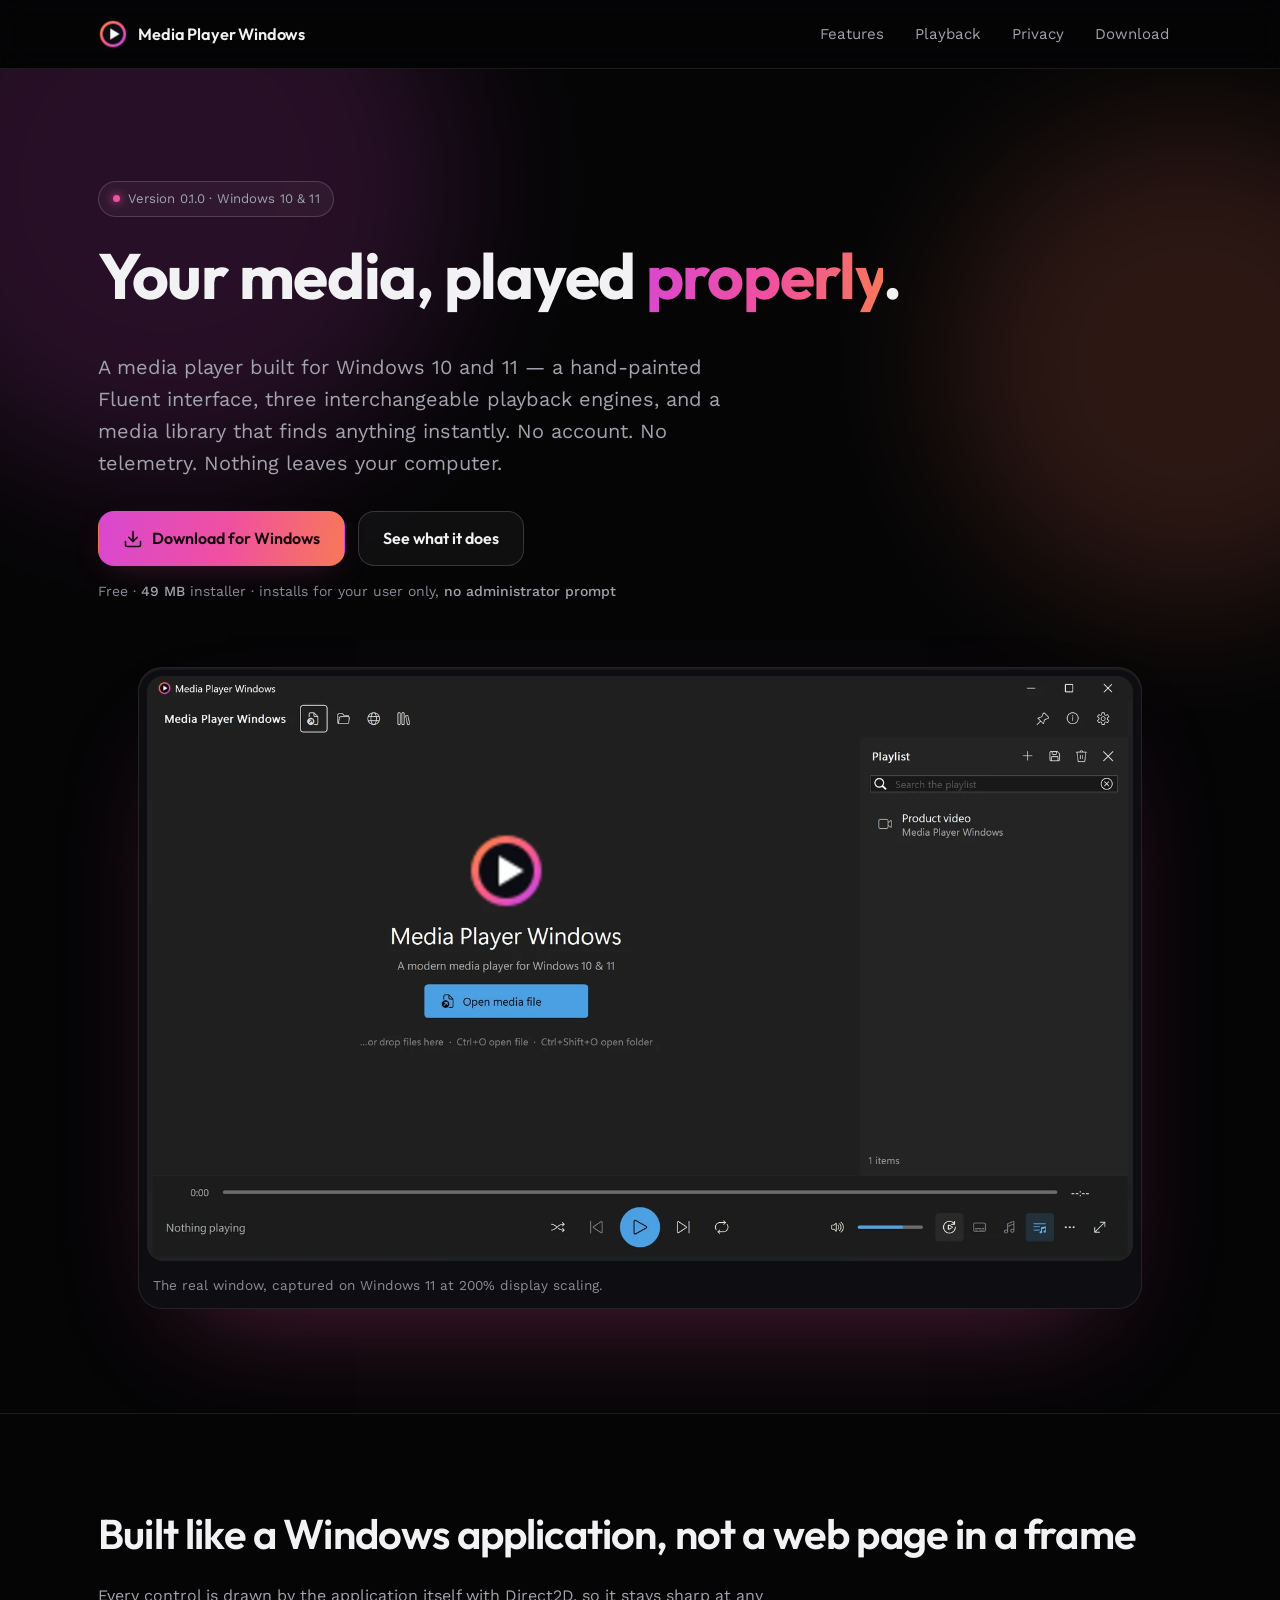
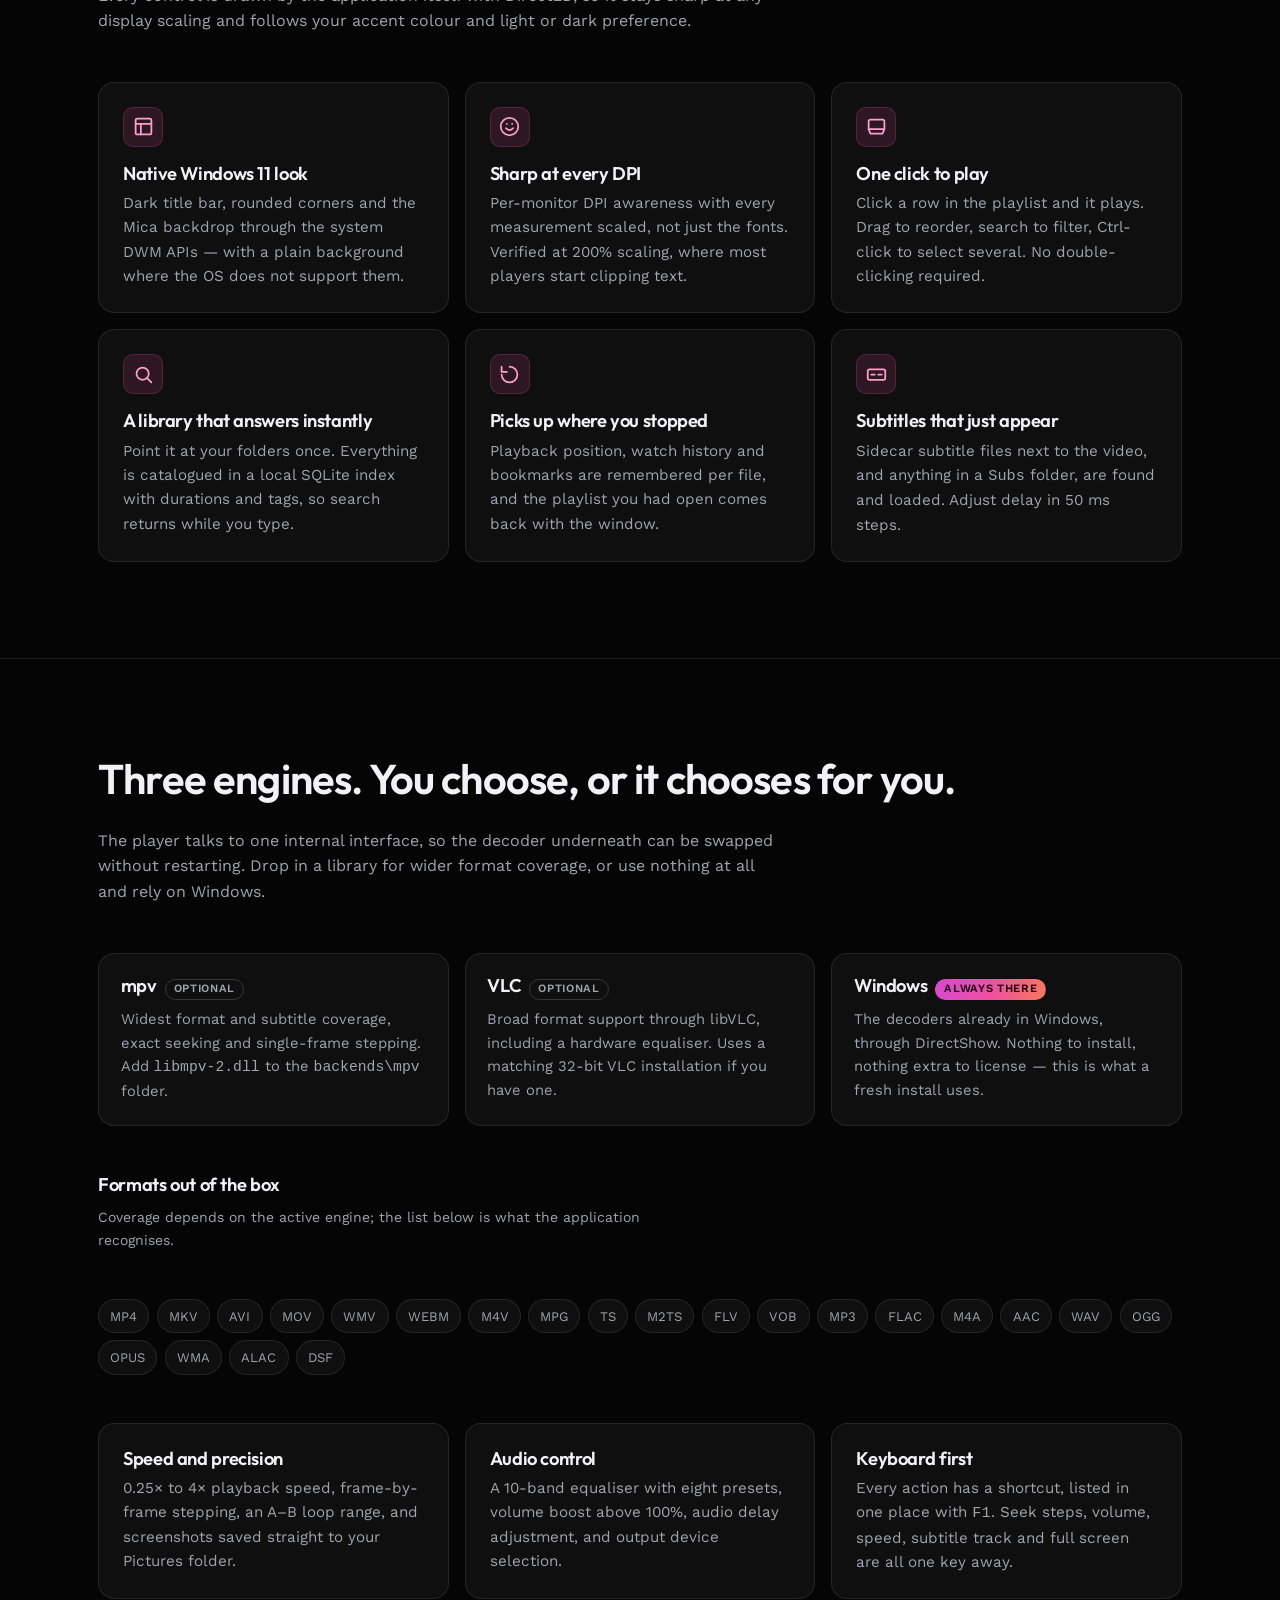
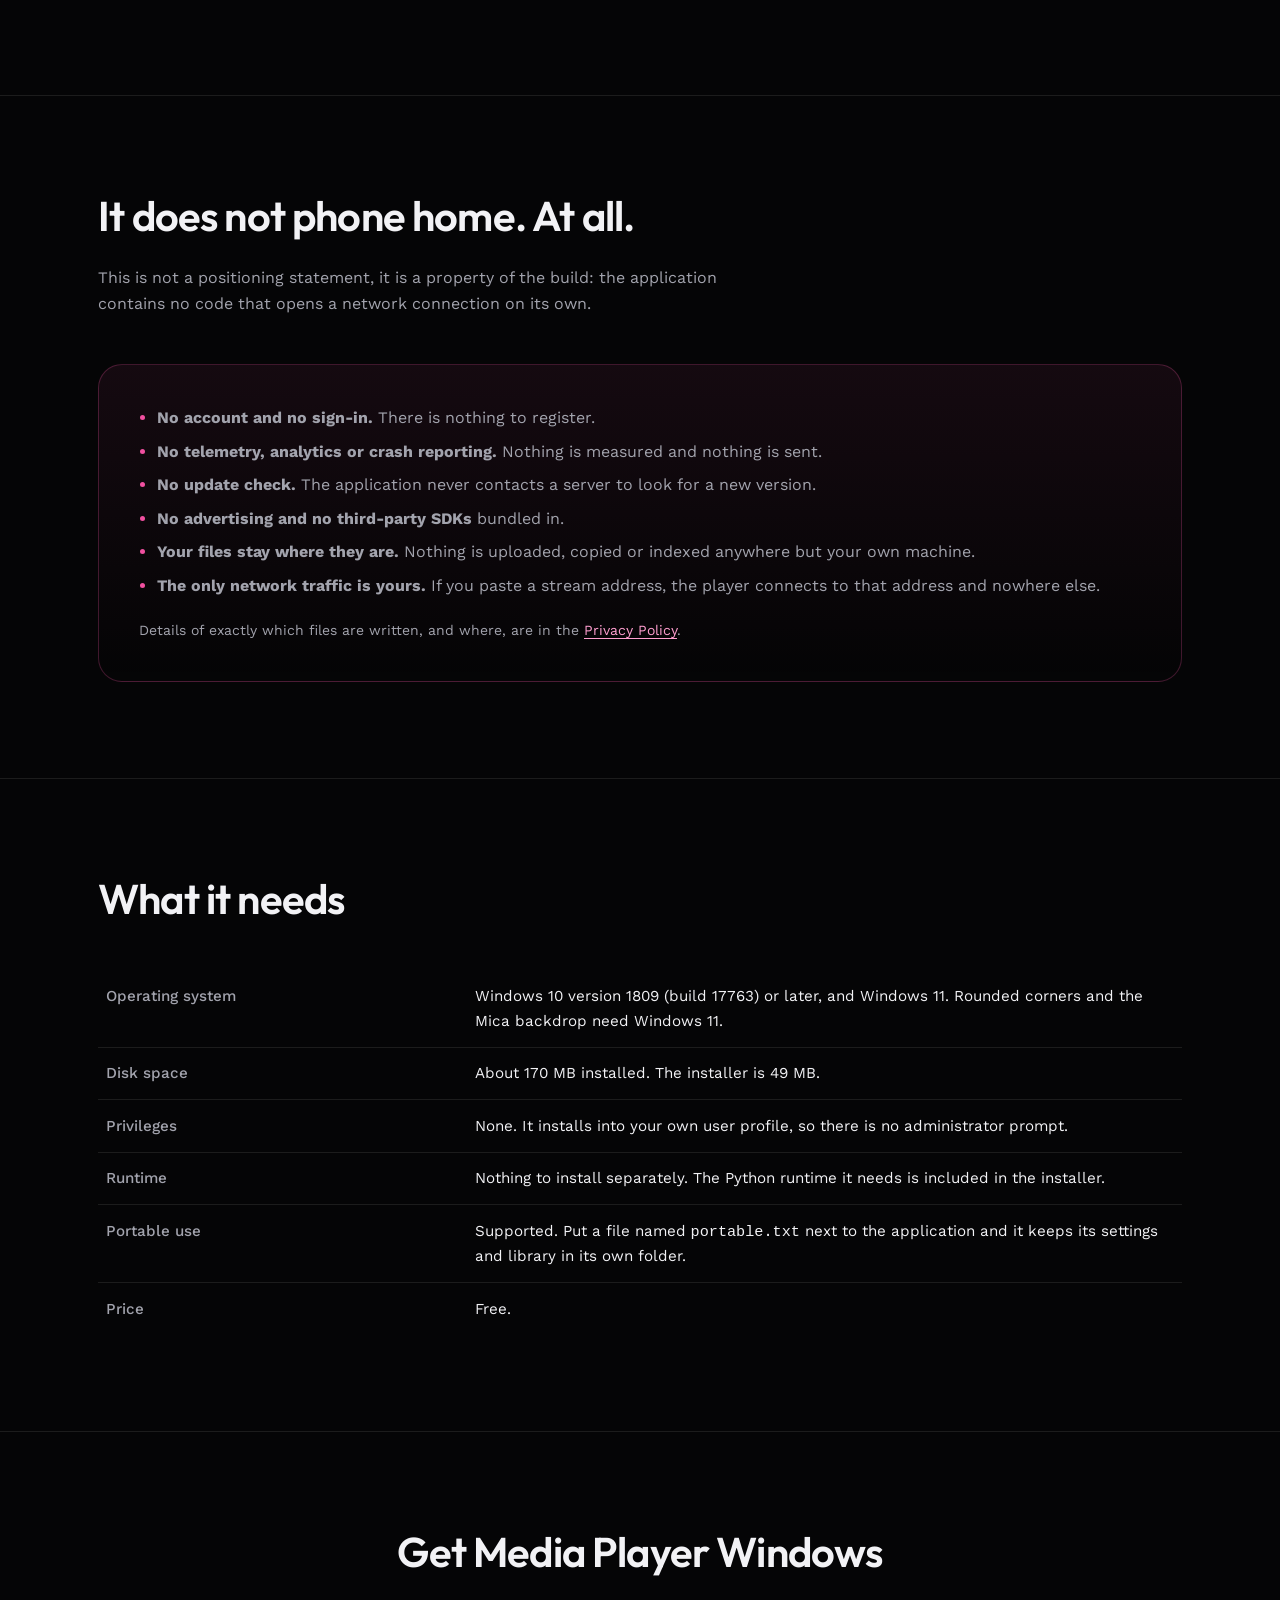
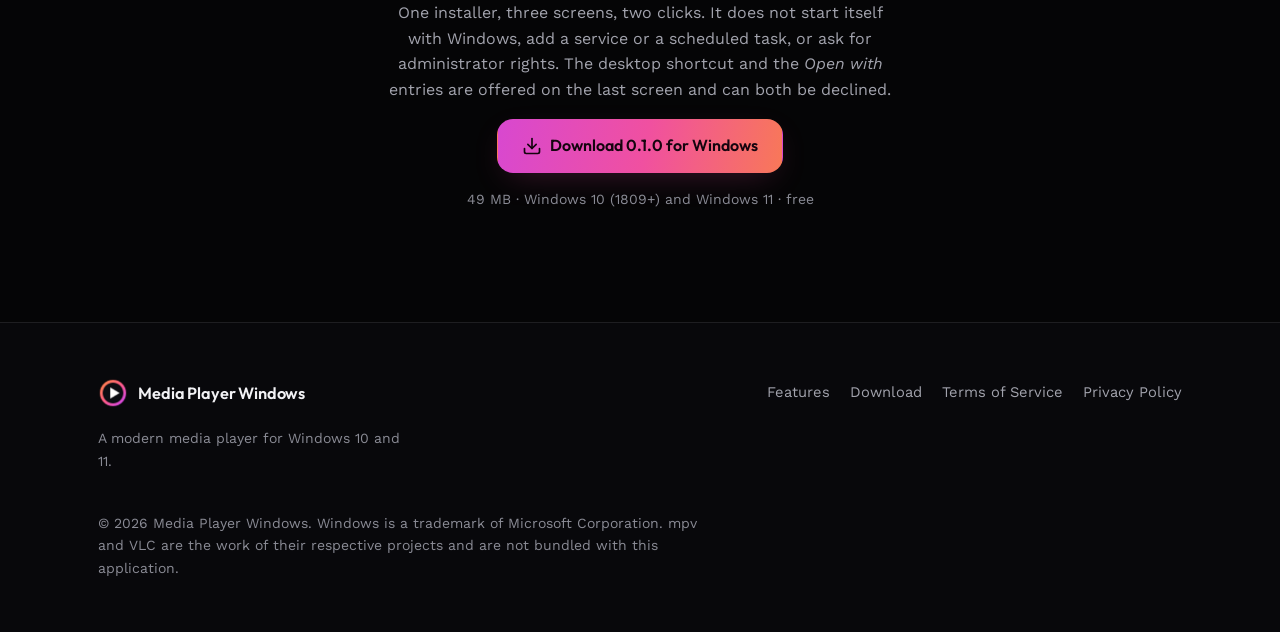
<file: index.html>
<!DOCTYPE html>
<html lang="en">
<head>
<meta charset="utf-8">
<meta name="viewport" content="width=device-width, initial-scale=1">
<title>Media Player Windows — a modern media player for Windows 10 &amp; 11</title>
<meta name="description" content="A fast, private media player for Windows 10 and 11. Hand-painted Fluent interface, multi-engine playback, no accounts and no telemetry. Free download.">
<link rel="canonical" href="https://mediaplayerwindows.com/">

<meta property="og:type" content="website">
<meta property="og:url" content="https://mediaplayerwindows.com/">
<meta property="og:site_name" content="Media Player Windows">
<meta property="og:title" content="Media Player Windows — a modern media player for Windows 10 &amp; 11">
<meta property="og:description" content="Hand-painted Fluent interface, multi-engine playback, no accounts and no telemetry.">
<meta property="og:image" content="https://mediaplayerwindows.com/assets/og-card.png">
<meta name="twitter:card" content="summary_large_image">
<meta name="theme-color" content="#050506">

<link rel="icon" href="/assets/favicon.ico" sizes="any">
<link rel="icon" href="/assets/logo-96.png" type="image/png">
<link rel="apple-touch-icon" href="/assets/apple-touch-icon.png">
<link rel="preconnect" href="https://fonts.googleapis.com">
<link rel="preconnect" href="https://fonts.gstatic.com" crossorigin>
<link rel="stylesheet" href="/styles.css">

<script type="application/ld+json">
{
  "@context": "https://schema.org",
  "@type": "SoftwareApplication",
  "name": "Media Player Windows",
  "applicationCategory": "MultimediaApplication",
  "operatingSystem": "Windows 10, Windows 11",
  "softwareVersion": "0.1.0",
  "url": "https://mediaplayerwindows.com/",
  "offers": { "@type": "Offer", "price": "0", "priceCurrency": "USD" }
}
</script>
</head>
<body>
<a class="skip-link" href="#main">Skip to content</a>

<header class="site-header">
  <div class="shell">
    <a class="brand" href="/">
      <img src="/assets/logo-96.png" alt="" width="30" height="30">
      <span>Media Player Windows</span>
    </a>
    <nav class="site-nav" aria-label="Main">
      <a class="hide-sm" href="#features">Features</a>
      <a class="hide-sm" href="#playback">Playback</a>
      <a class="hide-sm" href="#privacy">Privacy</a>
      <a href="#download">Download</a>
    </nav>
  </div>
</header>

<main id="main">

  <!-- ------------------------------------------------------------- hero -- -->
  <section class="hero">
    <div class="blob blob-1" aria-hidden="true"></div>
    <div class="blob blob-2" aria-hidden="true"></div>
    <div class="shell">
      <span class="eyebrow"><span class="dot" aria-hidden="true"></span> Version 0.1.0 · Windows 10 &amp; 11</span>

      <h1>Your media, played <span class="grad">properly</span>.</h1>

      <p class="hero-lede">
        A media player built for Windows 10 and 11 — a hand-painted Fluent
        interface, three interchangeable playback engines, and a media library
        that finds anything instantly. No account. No telemetry. Nothing leaves
        your computer.
      </p>

      <div class="cta-row">
        <a class="btn btn-primary" href="https://github.com/xmetaads/mediaplayerwindows/releases/latest">
          <svg viewBox="0 0 24 24" fill="none" stroke="currentColor" stroke-width="2" stroke-linecap="round" stroke-linejoin="round" aria-hidden="true"><path d="M21 15v4a2 2 0 0 1-2 2H5a2 2 0 0 1-2-2v-4"/><polyline points="7 10 12 15 17 10"/><line x1="12" y1="15" x2="12" y2="3"/></svg>
          Download for Windows
        </a>
        <a class="btn btn-ghost" href="#features">See what it does</a>
      </div>
      <p class="cta-meta">
        Free · <strong>49 MB</strong> installer · installs for your user only,
        <strong>no administrator prompt</strong>
      </p>

      <figure class="shot">
        <img src="/assets/app-window.webp" width="1600" height="949"
             alt="The Media Player Windows window on Windows 11: a dark Fluent interface with a command bar, a large playback area, a playlist panel on the right and transport controls along the bottom."
             fetchpriority="high" decoding="async">
        <figcaption>The real window, captured on Windows 11 at 200% display scaling.</figcaption>
      </figure>
    </div>
  </section>

  <!-- --------------------------------------------------------- features -- -->
  <section id="features">
    <div class="shell">
      <div class="section-head">
        <h2>Built like a Windows application, not a web page in a frame</h2>
        <p>
          Every control is drawn by the application itself with Direct2D, so it
          stays sharp at any display scaling and follows your accent colour and
          light or dark preference.
        </p>
      </div>

      <div class="grid">
        <article class="card">
          <div class="ico" aria-hidden="true"><svg viewBox="0 0 24 24" fill="none" stroke="currentColor" stroke-width="2" stroke-linecap="round" stroke-linejoin="round"><rect x="3" y="3" width="18" height="18" rx="2"/><path d="M3 9h18M9 21V9"/></svg></div>
          <h3>Native Windows 11 look</h3>
          <p>Dark title bar, rounded corners and the Mica backdrop through the system DWM APIs — with a plain background where the OS does not support them.</p>
        </article>

        <article class="card">
          <div class="ico" aria-hidden="true"><svg viewBox="0 0 24 24" fill="none" stroke="currentColor" stroke-width="2" stroke-linecap="round" stroke-linejoin="round"><circle cx="12" cy="12" r="10"/><path d="M8 14s1.5 2 4 2 4-2 4-2M9 9h.01M15 9h.01"/></svg></div>
          <h3>Sharp at every DPI</h3>
          <p>Per-monitor DPI awareness with every measurement scaled, not just the fonts. Verified at 200% scaling, where most players start clipping text.</p>
        </article>

        <article class="card">
          <div class="ico" aria-hidden="true"><svg viewBox="0 0 24 24" fill="none" stroke="currentColor" stroke-width="2" stroke-linecap="round" stroke-linejoin="round"><path d="M21 15V6a2 2 0 0 0-2-2H5a2 2 0 0 0-2 2v9"/><path d="M3 15h18l-2 5H5z"/></svg></div>
          <h3>One click to play</h3>
          <p>Click a row in the playlist and it plays. Drag to reorder, search to filter, Ctrl-click to select several. No double-clicking required.</p>
        </article>

        <article class="card">
          <div class="ico" aria-hidden="true"><svg viewBox="0 0 24 24" fill="none" stroke="currentColor" stroke-width="2" stroke-linecap="round" stroke-linejoin="round"><circle cx="11" cy="11" r="7"/><line x1="21" y1="21" x2="16.65" y2="16.65"/></svg></div>
          <h3>A library that answers instantly</h3>
          <p>Point it at your folders once. Everything is catalogued in a local SQLite index with durations and tags, so search returns while you type.</p>
        </article>

        <article class="card">
          <div class="ico" aria-hidden="true"><svg viewBox="0 0 24 24" fill="none" stroke="currentColor" stroke-width="2" stroke-linecap="round" stroke-linejoin="round"><path d="M3 12a9 9 0 1 0 9-9"/><polyline points="3 3 3 9 9 9"/></svg></div>
          <h3>Picks up where you stopped</h3>
          <p>Playback position, watch history and bookmarks are remembered per file, and the playlist you had open comes back with the window.</p>
        </article>

        <article class="card">
          <div class="ico" aria-hidden="true"><svg viewBox="0 0 24 24" fill="none" stroke="currentColor" stroke-width="2" stroke-linecap="round" stroke-linejoin="round"><rect x="2" y="6" width="20" height="12" rx="2"/><path d="M6 12h4M14 12h4"/></svg></div>
          <h3>Subtitles that just appear</h3>
          <p>Sidecar subtitle files next to the video, and anything in a <code>Subs</code> folder, are found and loaded. Adjust delay in 50 ms steps.</p>
        </article>
      </div>
    </div>
  </section>

  <!-- --------------------------------------------------------- playback -- -->
  <section id="playback">
    <div class="shell">
      <div class="section-head">
        <h2>Three engines. You choose, or it chooses for you.</h2>
        <p>
          The player talks to one internal interface, so the decoder underneath
          can be swapped without restarting. Drop in a library for wider format
          coverage, or use nothing at all and rely on Windows.
        </p>
      </div>

      <div class="engines">
        <article class="engine">
          <h3>mpv <span class="tag">optional</span></h3>
          <p>Widest format and subtitle coverage, exact seeking and single-frame stepping. Add <code>libmpv-2.dll</code> to the <code>backends\mpv</code> folder.</p>
        </article>
        <article class="engine">
          <h3>VLC <span class="tag">optional</span></h3>
          <p>Broad format support through libVLC, including a hardware equaliser. Uses a matching 32-bit VLC installation if you have one.</p>
        </article>
        <article class="engine">
          <h3>Windows <span class="tag on">always there</span></h3>
          <p>The decoders already in Windows, through DirectShow. Nothing to install, nothing extra to license — this is what a fresh install uses.</p>
        </article>
      </div>

      <div class="section-head" style="margin-top:3rem">
        <h3>Formats out of the box</h3>
        <p class="small muted">Coverage depends on the active engine; the list below is what the application recognises.</p>
      </div>
      <div class="chips">
        <span class="chip">MP4</span><span class="chip">MKV</span><span class="chip">AVI</span>
        <span class="chip">MOV</span><span class="chip">WMV</span><span class="chip">WEBM</span>
        <span class="chip">M4V</span><span class="chip">MPG</span><span class="chip">TS</span>
        <span class="chip">M2TS</span><span class="chip">FLV</span><span class="chip">VOB</span>
        <span class="chip">MP3</span><span class="chip">FLAC</span><span class="chip">M4A</span>
        <span class="chip">AAC</span><span class="chip">WAV</span><span class="chip">OGG</span>
        <span class="chip">OPUS</span><span class="chip">WMA</span><span class="chip">ALAC</span>
        <span class="chip">DSF</span>
      </div>

      <div class="grid" style="margin-top:3rem">
        <article class="card">
          <h3>Speed and precision</h3>
          <p>0.25× to 4× playback speed, frame-by-frame stepping, an A–B loop range, and screenshots saved straight to your Pictures folder.</p>
        </article>
        <article class="card">
          <h3>Audio control</h3>
          <p>A 10-band equaliser with eight presets, volume boost above 100%, audio delay adjustment, and output device selection.</p>
        </article>
        <article class="card">
          <h3>Keyboard first</h3>
          <p>Every action has a shortcut, listed in one place with <kbd>F1</kbd>. Seek steps, volume, speed, subtitle track and full screen are all one key away.</p>
        </article>
      </div>
    </div>
  </section>

  <!-- ---------------------------------------------------------- privacy -- -->
  <section id="privacy">
    <div class="shell">
      <div class="section-head">
        <h2>It does not phone home. At all.</h2>
        <p>
          This is not a positioning statement, it is a property of the build:
          the application contains no code that opens a network connection on
          its own.
        </p>
      </div>

      <div class="callout">
        <ul>
          <li><strong>No account and no sign-in.</strong> There is nothing to register.</li>
          <li><strong>No telemetry, analytics or crash reporting.</strong> Nothing is measured and nothing is sent.</li>
          <li><strong>No update check.</strong> The application never contacts a server to look for a new version.</li>
          <li><strong>No advertising and no third-party SDKs</strong> bundled in.</li>
          <li><strong>Your files stay where they are.</strong> Nothing is uploaded, copied or indexed anywhere but your own machine.</li>
          <li><strong>The only network traffic is yours.</strong> If you paste a stream address, the player connects to that address and nowhere else.</li>
        </ul>
        <p class="small muted" style="margin-top:1.25rem;margin-bottom:0">
          Details of exactly which files are written, and where, are in the
          <a href="/privacy">Privacy Policy</a>.
        </p>
      </div>
    </div>
  </section>

  <!-- ------------------------------------------------------------- specs -- -->
  <section id="requirements">
    <div class="shell">
      <div class="section-head"><h2>What it needs</h2></div>
      <div class="table-wrap">
        <table class="specs">
          <tbody>
            <tr><th scope="row">Operating system</th><td>Windows 10 version 1809 (build 17763) or later, and Windows 11. Rounded corners and the Mica backdrop need Windows 11.</td></tr>
            <tr><th scope="row">Disk space</th><td>About 170 MB installed. The installer is 49 MB.</td></tr>
            <tr><th scope="row">Privileges</th><td>None. It installs into your own user profile, so there is no administrator prompt.</td></tr>
            <tr><th scope="row">Runtime</th><td>Nothing to install separately. The Python runtime it needs is included in the installer.</td></tr>
            <tr><th scope="row">Portable use</th><td>Supported. Put a file named <code>portable.txt</code> next to the application and it keeps its settings and library in its own folder.</td></tr>
            <tr><th scope="row">Price</th><td>Free.</td></tr>
          </tbody>
        </table>
      </div>
    </div>
  </section>

  <!-- ---------------------------------------------------------- download -- -->
  <section id="download" class="download">
    <div class="shell">
      <h2>Get Media Player Windows</h2>
      <p class="muted">
        One installer, three screens, two clicks. It does not start itself with
        Windows, add a service or a scheduled task, or ask for administrator
        rights. The desktop shortcut and the <em>Open with</em> entries are
        offered on the last screen and can both be declined.
      </p>
      <div class="cta-row">
        <a class="btn btn-primary" href="https://github.com/xmetaads/mediaplayerwindows/releases/latest">
          <svg viewBox="0 0 24 24" fill="none" stroke="currentColor" stroke-width="2" stroke-linecap="round" stroke-linejoin="round" aria-hidden="true"><path d="M21 15v4a2 2 0 0 1-2 2H5a2 2 0 0 1-2-2v-4"/><polyline points="7 10 12 15 17 10"/><line x1="12" y1="15" x2="12" y2="3"/></svg>
          Download 0.1.0 for Windows
        </a>
      </div>
      <p class="cta-meta">49 MB · Windows 10 (1809+) and Windows 11 · free</p>
    </div>
  </section>

</main>

<footer class="site-footer">
  <div class="shell footer-grid">
    <div>
      <a class="brand" href="/" style="margin-bottom:.75rem">
        <img src="/assets/logo-96.png" alt="" width="30" height="30">
        <span>Media Player Windows</span>
      </a>
      <p class="small muted" style="max-width:34ch;margin:0">
        A modern media player for Windows 10 and 11.
      </p>
    </div>
    <nav class="footer-links" aria-label="Footer">
      <a href="/#features">Features</a>
      <a href="/#download">Download</a>
      <a href="/terms">Terms of Service</a>
      <a href="/privacy">Privacy Policy</a>
    </nav>
  </div>
  <div class="shell" style="margin-top:2.5rem">
    <p class="small" style="margin:0">© 2026 Media Player Windows. Windows is a trademark of Microsoft Corporation. mpv and VLC are the work of their respective projects and are not bundled with this application.</p>
  </div>
</footer>

</body>
</html>
</file>
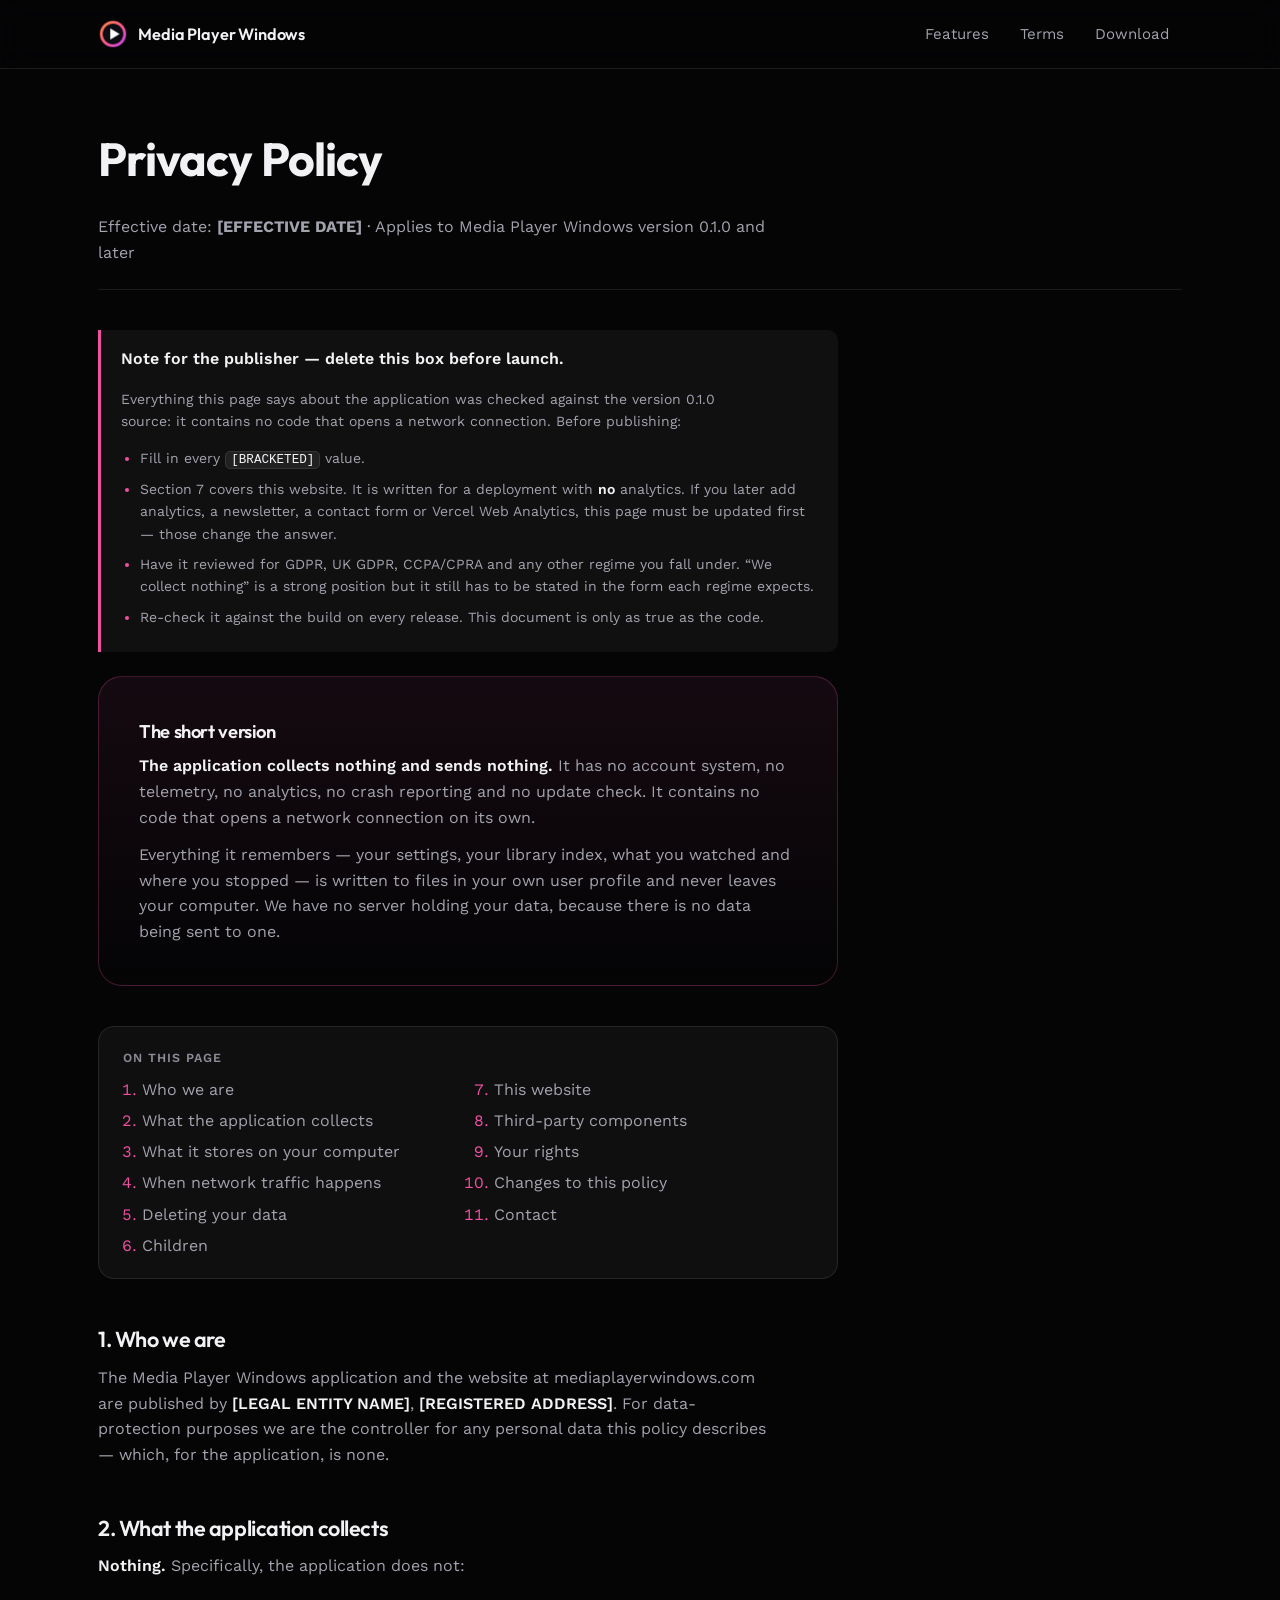
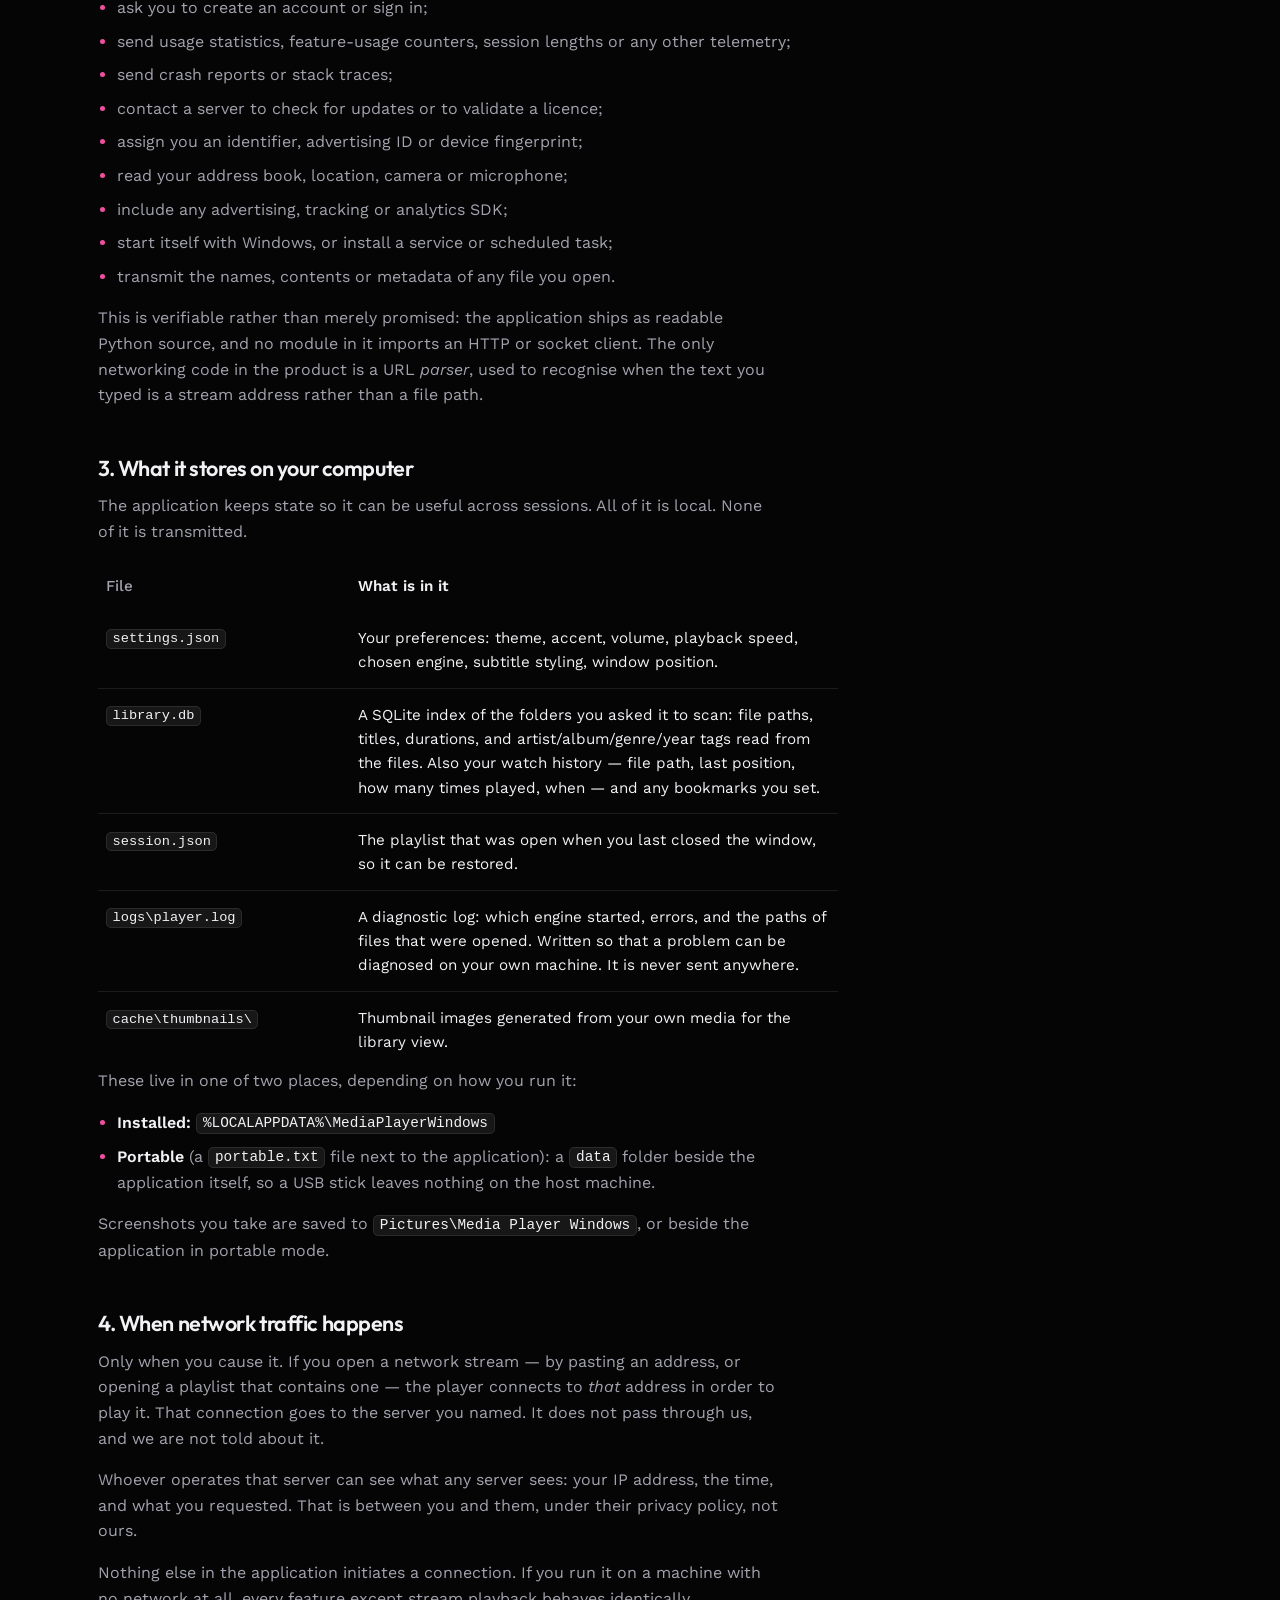
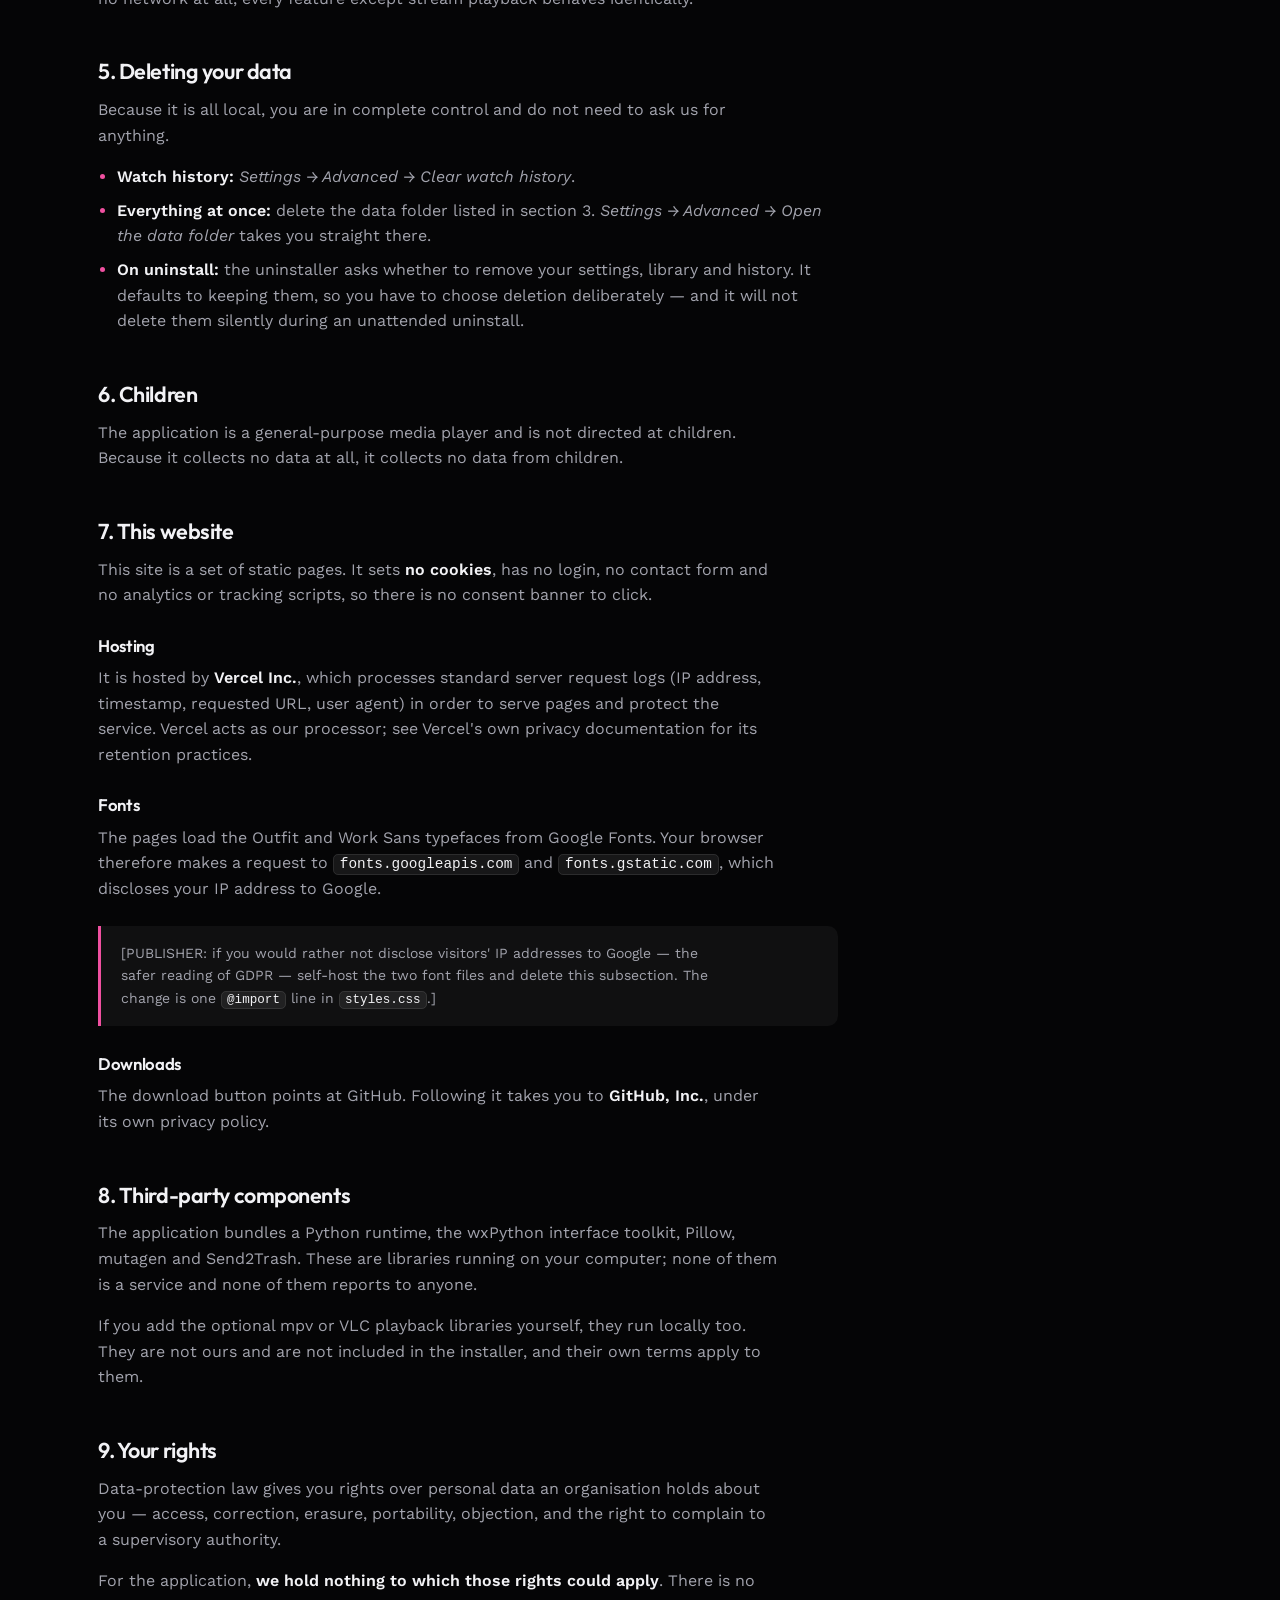
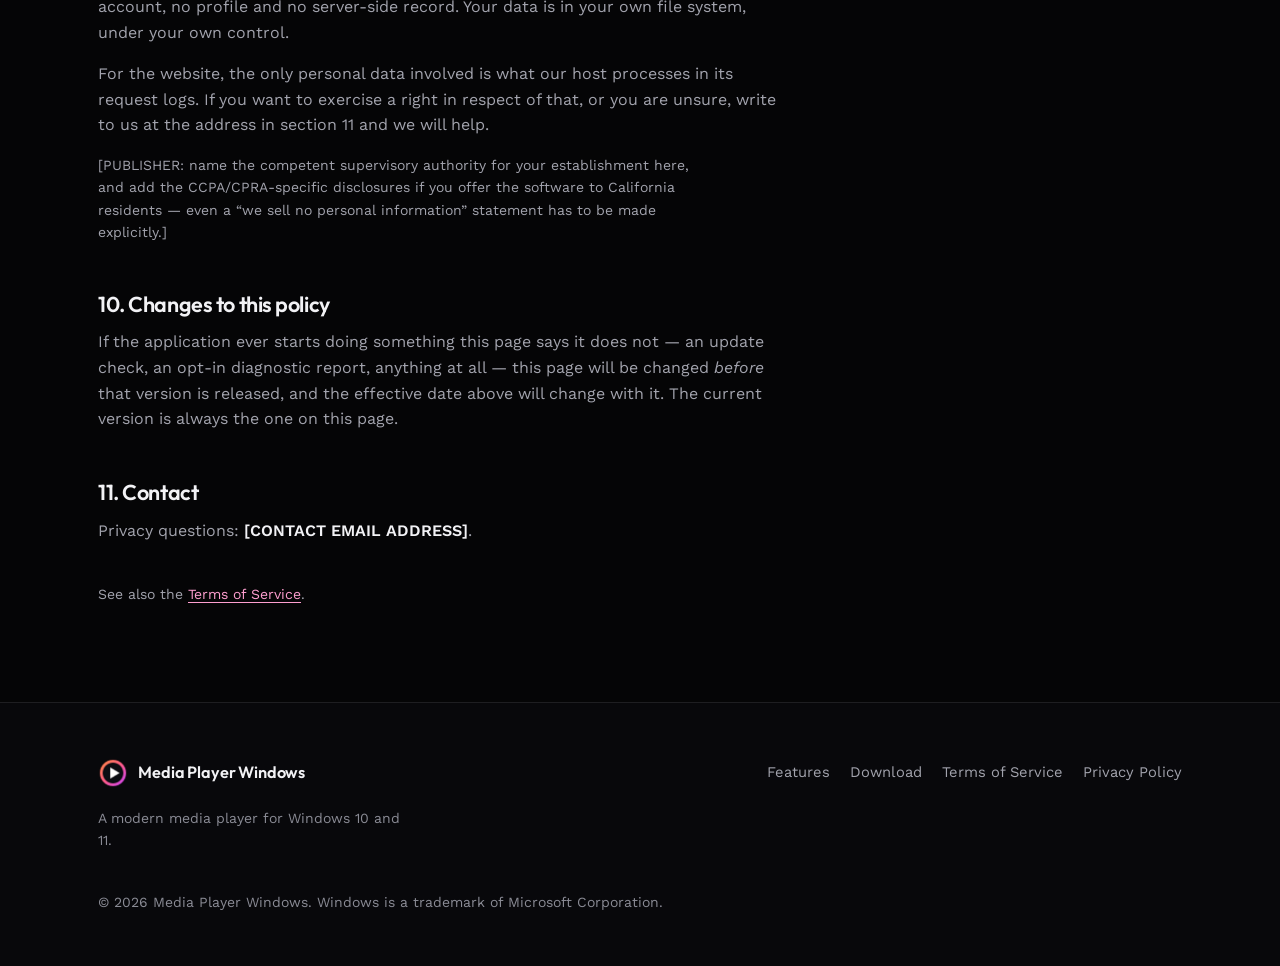
<file: privacy.html>
<!DOCTYPE html>
<html lang="en">
<head>
<meta charset="utf-8">
<meta name="viewport" content="width=device-width, initial-scale=1">
<title>Privacy Policy — Media Player Windows</title>
<meta name="description" content="Media Player Windows collects nothing. This page lists exactly which files it writes on your computer, and why there is no data for us to hold.">
<link rel="canonical" href="https://mediaplayerwindows.com/privacy">
<meta name="robots" content="index,follow">
<meta name="theme-color" content="#050506">
<link rel="icon" href="/assets/favicon.ico" sizes="any">
<link rel="icon" href="/assets/logo-96.png" type="image/png">
<link rel="apple-touch-icon" href="/assets/apple-touch-icon.png">
<link rel="preconnect" href="https://fonts.googleapis.com">
<link rel="preconnect" href="https://fonts.gstatic.com" crossorigin>
<link rel="stylesheet" href="/styles.css">
</head>
<body>
<a class="skip-link" href="#main">Skip to content</a>

<header class="site-header">
  <div class="shell">
    <a class="brand" href="/">
      <img src="/assets/logo-96.png" alt="" width="30" height="30">
      <span>Media Player Windows</span>
    </a>
    <nav class="site-nav" aria-label="Main">
      <a class="hide-sm" href="/#features">Features</a>
      <a href="/terms">Terms</a>
      <a href="/#download">Download</a>
    </nav>
  </div>
</header>

<main id="main" class="legal">
  <div class="shell">

    <div class="legal-head">
      <h1 style="font-size:clamp(2rem,4.5vw,2.9rem)">Privacy Policy</h1>
      <p class="muted" style="margin:0">
        Effective date: <strong>[EFFECTIVE DATE]</strong> · Applies to
        Media Player Windows version 0.1.0 and later
      </p>
    </div>

    <div class="legal-body">

      <!-- ==================================================================
           REMOVE THIS BLOCK BEFORE THE SITE GOES LIVE.
           =================================================================== -->
      <div class="notice" id="publisher-todo">
        <p><strong>Note for the publisher — delete this box before launch.</strong></p>
        <p class="small" style="margin-bottom:.5rem">
          Everything this page says about the application was checked against
          the version 0.1.0 source: it contains no code that opens a network
          connection. Before publishing:
        </p>
        <ul class="small" style="margin-bottom:0">
          <li>Fill in every <code>[BRACKETED]</code> value.</li>
          <li>Section 7 covers this website. It is written for a deployment with
            <strong>no</strong> analytics. If you later add analytics, a
            newsletter, a contact form or Vercel Web Analytics, this page must be
            updated first — those change the answer.</li>
          <li>Have it reviewed for GDPR, UK GDPR, CCPA/CPRA and any other regime
            you fall under. “We collect nothing” is a strong position but it
            still has to be stated in the form each regime expects.</li>
          <li>Re-check it against the build on every release. This document is
            only as true as the code.</li>
        </ul>
      </div>

      <div class="callout" style="margin-bottom:2.5rem">
        <h2 style="margin-top:0;font-size:1.15rem">The short version</h2>
        <p style="margin-bottom:.75rem">
          <strong>The application collects nothing and sends nothing.</strong>
          It has no account system, no telemetry, no analytics, no crash
          reporting and no update check. It contains no code that opens a network
          connection on its own.
        </p>
        <p style="margin-bottom:0">
          Everything it remembers — your settings, your library index, what you
          watched and where you stopped — is written to files in your own user
          profile and never leaves your computer. We have no server holding your
          data, because there is no data being sent to one.
        </p>
      </div>

      <nav class="toc" aria-label="On this page">
        <h2>On this page</h2>
        <ol>
          <li><a href="#p1">Who we are</a></li>
          <li><a href="#p2">What the application collects</a></li>
          <li><a href="#p3">What it stores on your computer</a></li>
          <li><a href="#p4">When network traffic happens</a></li>
          <li><a href="#p5">Deleting your data</a></li>
          <li><a href="#p6">Children</a></li>
          <li><a href="#p7">This website</a></li>
          <li><a href="#p8">Third-party components</a></li>
          <li><a href="#p9">Your rights</a></li>
          <li><a href="#p10">Changes to this policy</a></li>
          <li><a href="#p11">Contact</a></li>
        </ol>
      </nav>

      <h2 id="p1">1. Who we are</h2>
      <p>
        The Media Player Windows application and the website at
        mediaplayerwindows.com are published by
        <strong>[LEGAL ENTITY NAME]</strong>, <strong>[REGISTERED ADDRESS]</strong>.
        For data-protection purposes we are the controller for any personal data
        this policy describes — which, for the application, is none.
      </p>

      <h2 id="p2">2. What the application collects</h2>
      <p><strong>Nothing.</strong> Specifically, the application does not:</p>
      <ul>
        <li>ask you to create an account or sign in;</li>
        <li>send usage statistics, feature-usage counters, session lengths or any other telemetry;</li>
        <li>send crash reports or stack traces;</li>
        <li>contact a server to check for updates or to validate a licence;</li>
        <li>assign you an identifier, advertising ID or device fingerprint;</li>
        <li>read your address book, location, camera or microphone;</li>
        <li>include any advertising, tracking or analytics SDK;</li>
        <li>start itself with Windows, or install a service or scheduled task;</li>
        <li>transmit the names, contents or metadata of any file you open.</li>
      </ul>
      <p>
        This is verifiable rather than merely promised: the application ships as
        readable Python source, and no module in it imports an HTTP or socket
        client. The only networking code in the product is a URL <em>parser</em>,
        used to recognise when the text you typed is a stream address rather than
        a file path.
      </p>

      <h2 id="p3">3. What it stores on your computer</h2>
      <p>
        The application keeps state so it can be useful across sessions. All of
        it is local. None of it is transmitted.
      </p>
      <div class="table-wrap">
        <table class="specs">
          <thead>
            <tr><th scope="col">File</th><td><strong>What is in it</strong></td></tr>
          </thead>
          <tbody>
            <tr>
              <th scope="row"><code>settings.json</code></th>
              <td>Your preferences: theme, accent, volume, playback speed, chosen engine, subtitle styling, window position.</td>
            </tr>
            <tr>
              <th scope="row"><code>library.db</code></th>
              <td>A SQLite index of the folders you asked it to scan: file paths, titles, durations, and artist/album/genre/year tags read from the files. Also your watch history — file path, last position, how many times played, when — and any bookmarks you set.</td>
            </tr>
            <tr>
              <th scope="row"><code>session.json</code></th>
              <td>The playlist that was open when you last closed the window, so it can be restored.</td>
            </tr>
            <tr>
              <th scope="row"><code>logs\player.log</code></th>
              <td>A diagnostic log: which engine started, errors, and the paths of files that were opened. Written so that a problem can be diagnosed on your own machine. It is never sent anywhere.</td>
            </tr>
            <tr>
              <th scope="row"><code>cache\thumbnails\</code></th>
              <td>Thumbnail images generated from your own media for the library view.</td>
            </tr>
          </tbody>
        </table>
      </div>
      <p>These live in one of two places, depending on how you run it:</p>
      <ul>
        <li><strong>Installed:</strong> <code>%LOCALAPPDATA%\MediaPlayerWindows</code></li>
        <li><strong>Portable</strong> (a <code>portable.txt</code> file next to the application): a <code>data</code> folder beside the application itself, so a USB stick leaves nothing on the host machine.</li>
      </ul>
      <p>
        Screenshots you take are saved to <code>Pictures\Media Player Windows</code>,
        or beside the application in portable mode.
      </p>

      <h2 id="p4">4. When network traffic happens</h2>
      <p>
        Only when you cause it. If you open a network stream — by pasting an
        address, or opening a playlist that contains one — the player connects to
        <em>that</em> address in order to play it. That connection goes to the
        server you named. It does not pass through us, and we are not told about
        it.
      </p>
      <p>
        Whoever operates that server can see what any server sees: your IP
        address, the time, and what you requested. That is between you and them,
        under their privacy policy, not ours.
      </p>
      <p>
        Nothing else in the application initiates a connection. If you run it on
        a machine with no network at all, every feature except stream playback
        behaves identically.
      </p>

      <h2 id="p5">5. Deleting your data</h2>
      <p>
        Because it is all local, you are in complete control and do not need to
        ask us for anything.
      </p>
      <ul>
        <li><strong>Watch history:</strong> <em>Settings → Advanced → Clear watch history</em>.</li>
        <li><strong>Everything at once:</strong> delete the data folder listed in section 3. <em>Settings → Advanced → Open the data folder</em> takes you straight there.</li>
        <li><strong>On uninstall:</strong> the uninstaller asks whether to remove your settings, library and history. It defaults to keeping them, so you have to choose deletion deliberately — and it will not delete them silently during an unattended uninstall.</li>
      </ul>

      <h2 id="p6">6. Children</h2>
      <p>
        The application is a general-purpose media player and is not directed at
        children. Because it collects no data at all, it collects no data from
        children.
      </p>

      <h2 id="p7">7. This website</h2>
      <p>
        This site is a set of static pages. It sets <strong>no cookies</strong>,
        has no login, no contact form and no analytics or tracking scripts, so
        there is no consent banner to click.
      </p>
      <h3>Hosting</h3>
      <p>
        It is hosted by <strong>Vercel Inc.</strong>, which processes standard
        server request logs (IP address, timestamp, requested URL, user agent) in
        order to serve pages and protect the service. Vercel acts as our
        processor; see Vercel's own privacy documentation for its retention
        practices.
      </p>
      <h3>Fonts</h3>
      <p>
        The pages load the Outfit and Work Sans typefaces from Google Fonts. Your
        browser therefore makes a request to <code>fonts.googleapis.com</code>
        and <code>fonts.gstatic.com</code>, which discloses your IP address to
        Google.
      </p>
      <div class="notice">
        <p class="small" style="margin:0">
          [PUBLISHER: if you would rather not disclose visitors' IP addresses to
          Google — the safer reading of GDPR — self-host the two font files and
          delete this subsection. The change is one <code>@import</code> line in
          <code>styles.css</code>.]
        </p>
      </div>
      <h3>Downloads</h3>
      <p>
        The download button points at GitHub. Following it takes you to
        <strong>GitHub, Inc.</strong>, under its own privacy policy.
      </p>

      <h2 id="p8">8. Third-party components</h2>
      <p>
        The application bundles a Python runtime, the wxPython interface toolkit,
        Pillow, mutagen and Send2Trash. These are libraries running on your
        computer; none of them is a service and none of them reports to anyone.
      </p>
      <p>
        If you add the optional mpv or VLC playback libraries yourself, they run
        locally too. They are not ours and are not included in the installer, and
        their own terms apply to them.
      </p>

      <h2 id="p9">9. Your rights</h2>
      <p>
        Data-protection law gives you rights over personal data an organisation
        holds about you — access, correction, erasure, portability, objection, and
        the right to complain to a supervisory authority.
      </p>
      <p>
        For the application, <strong>we hold nothing to which those rights could
        apply</strong>. There is no account, no profile and no server-side
        record. Your data is in your own file system, under your own control.
      </p>
      <p>
        For the website, the only personal data involved is what our host
        processes in its request logs. If you want to exercise a right in respect
        of that, or you are unsure, write to us at the address in section 11 and
        we will help.
      </p>
      <p class="small muted">
        [PUBLISHER: name the competent supervisory authority for your
        establishment here, and add the CCPA/CPRA-specific disclosures if you
        offer the software to California residents — even a “we sell no personal
        information” statement has to be made explicitly.]
      </p>

      <h2 id="p10">10. Changes to this policy</h2>
      <p>
        If the application ever starts doing something this page says it does not
        — an update check, an opt-in diagnostic report, anything at all — this
        page will be changed <em>before</em> that version is released, and the
        effective date above will change with it. The current version is always
        the one on this page.
      </p>

      <h2 id="p11">11. Contact</h2>
      <p>
        Privacy questions: <strong>[CONTACT EMAIL ADDRESS]</strong>.
      </p>
      <p class="small muted" style="margin-top:2.5rem">
        See also the <a href="/terms">Terms of Service</a>.
      </p>

    </div>
  </div>
</main>

<footer class="site-footer">
  <div class="shell footer-grid">
    <div>
      <a class="brand" href="/" style="margin-bottom:.75rem">
        <img src="/assets/logo-96.png" alt="" width="30" height="30">
        <span>Media Player Windows</span>
      </a>
      <p class="small muted" style="max-width:34ch;margin:0">
        A modern media player for Windows 10 and 11.
      </p>
    </div>
    <nav class="footer-links" aria-label="Footer">
      <a href="/#features">Features</a>
      <a href="/#download">Download</a>
      <a href="/terms">Terms of Service</a>
      <a href="/privacy">Privacy Policy</a>
    </nav>
  </div>
  <div class="shell" style="margin-top:2.5rem">
    <p class="small" style="margin:0">© 2026 Media Player Windows. Windows is a trademark of Microsoft Corporation.</p>
  </div>
</footer>

</body>
</html>
</file>
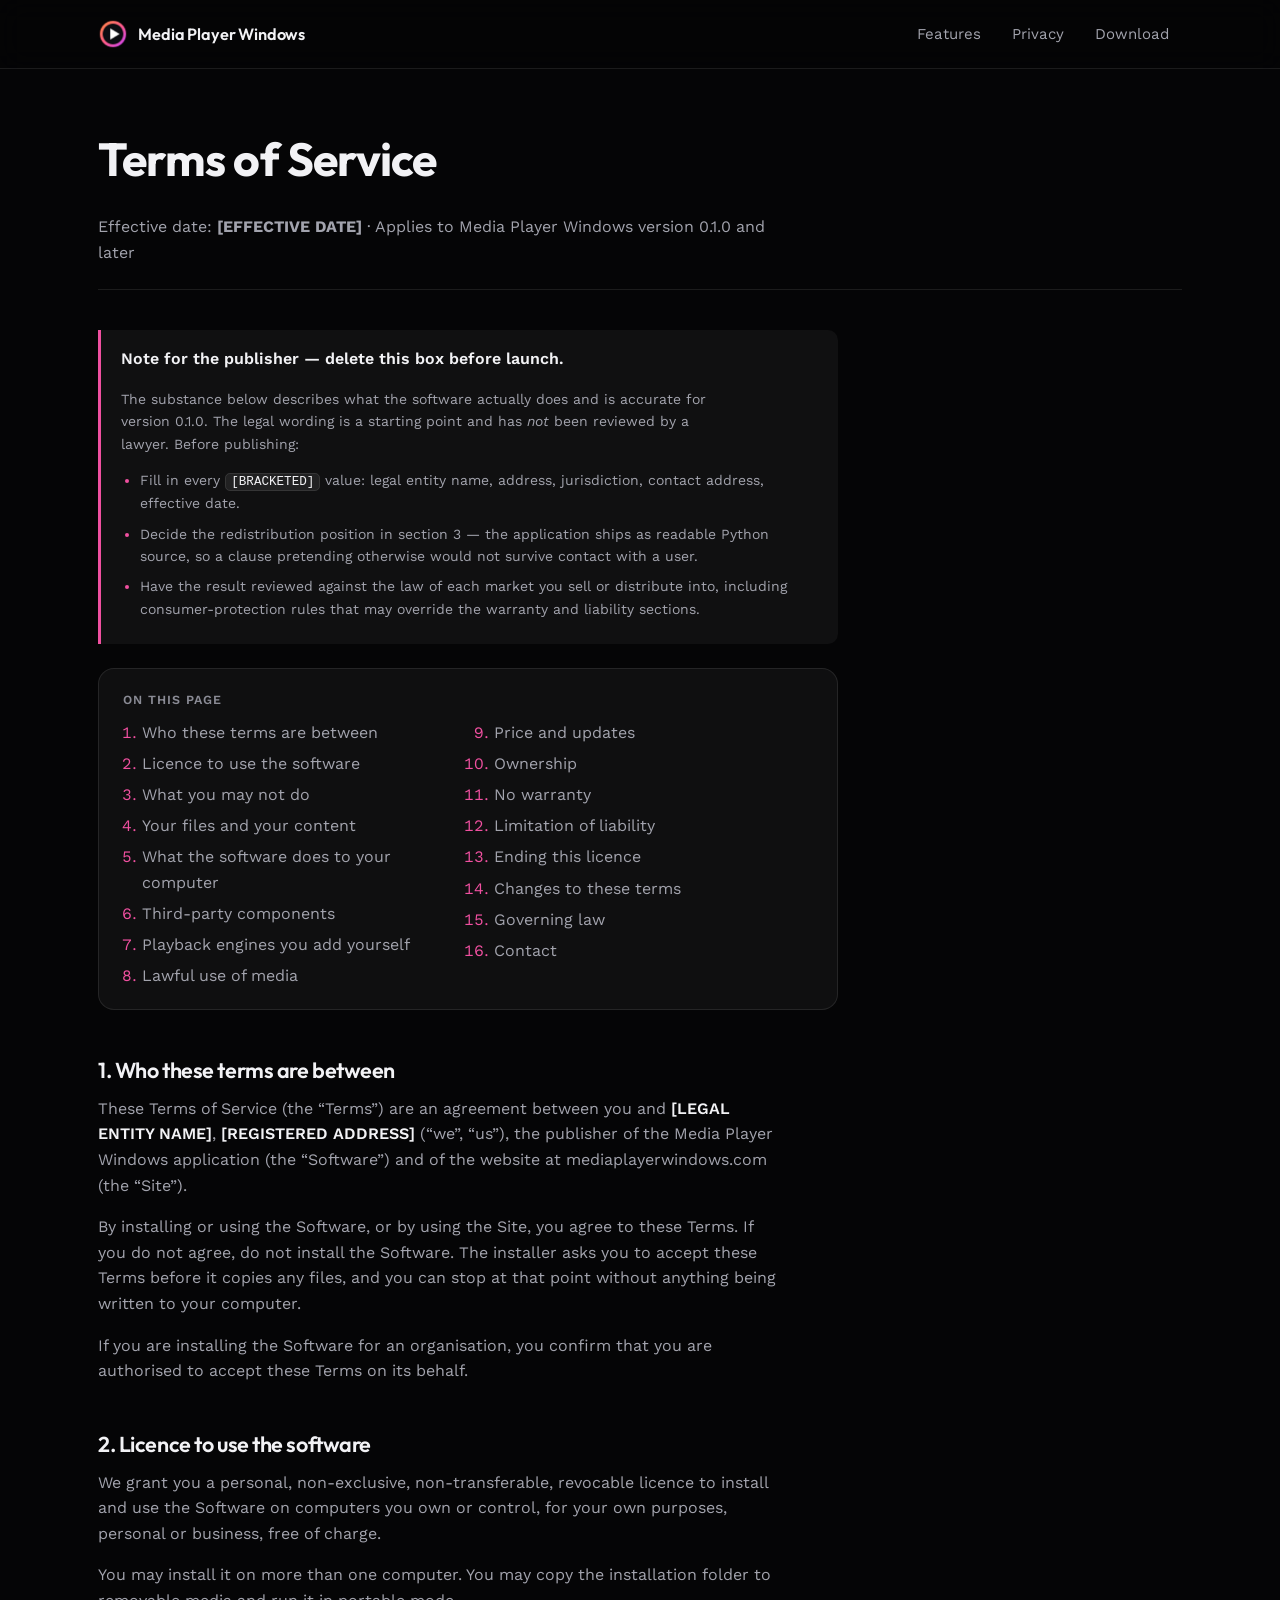
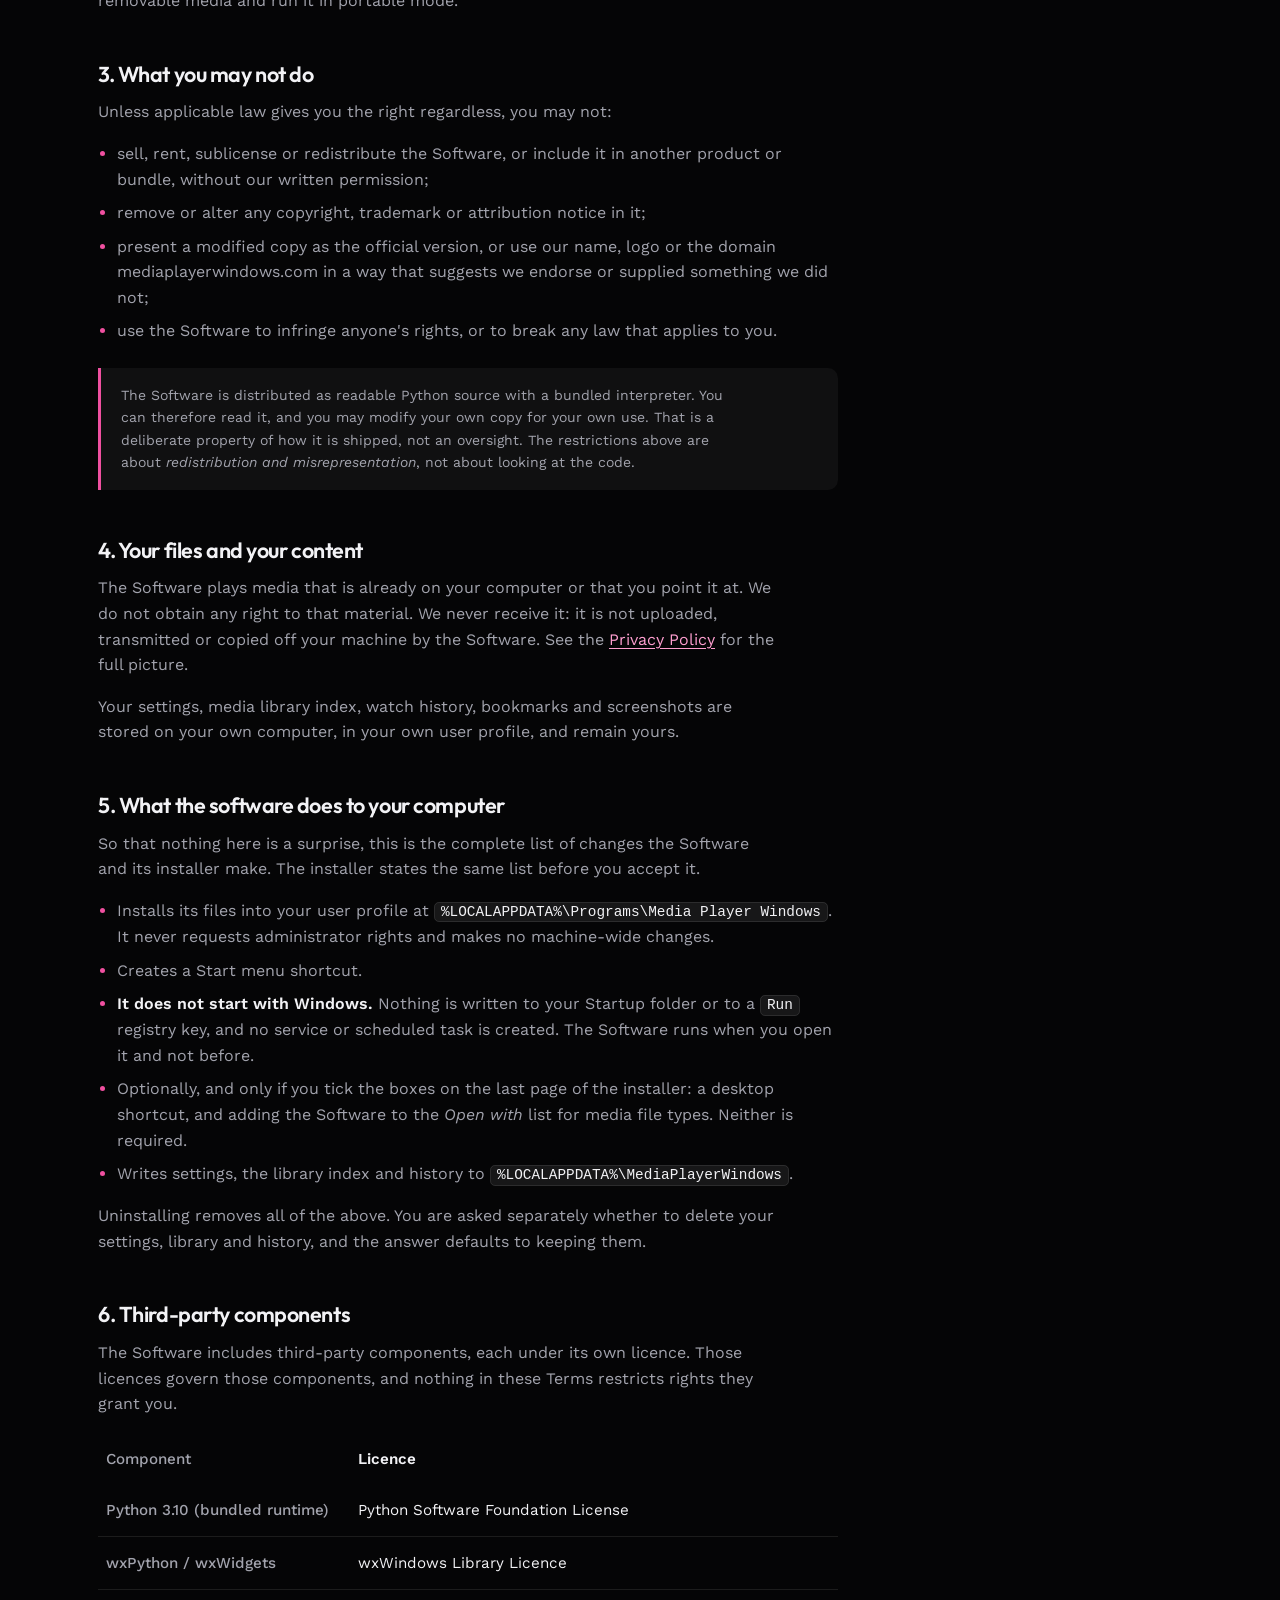
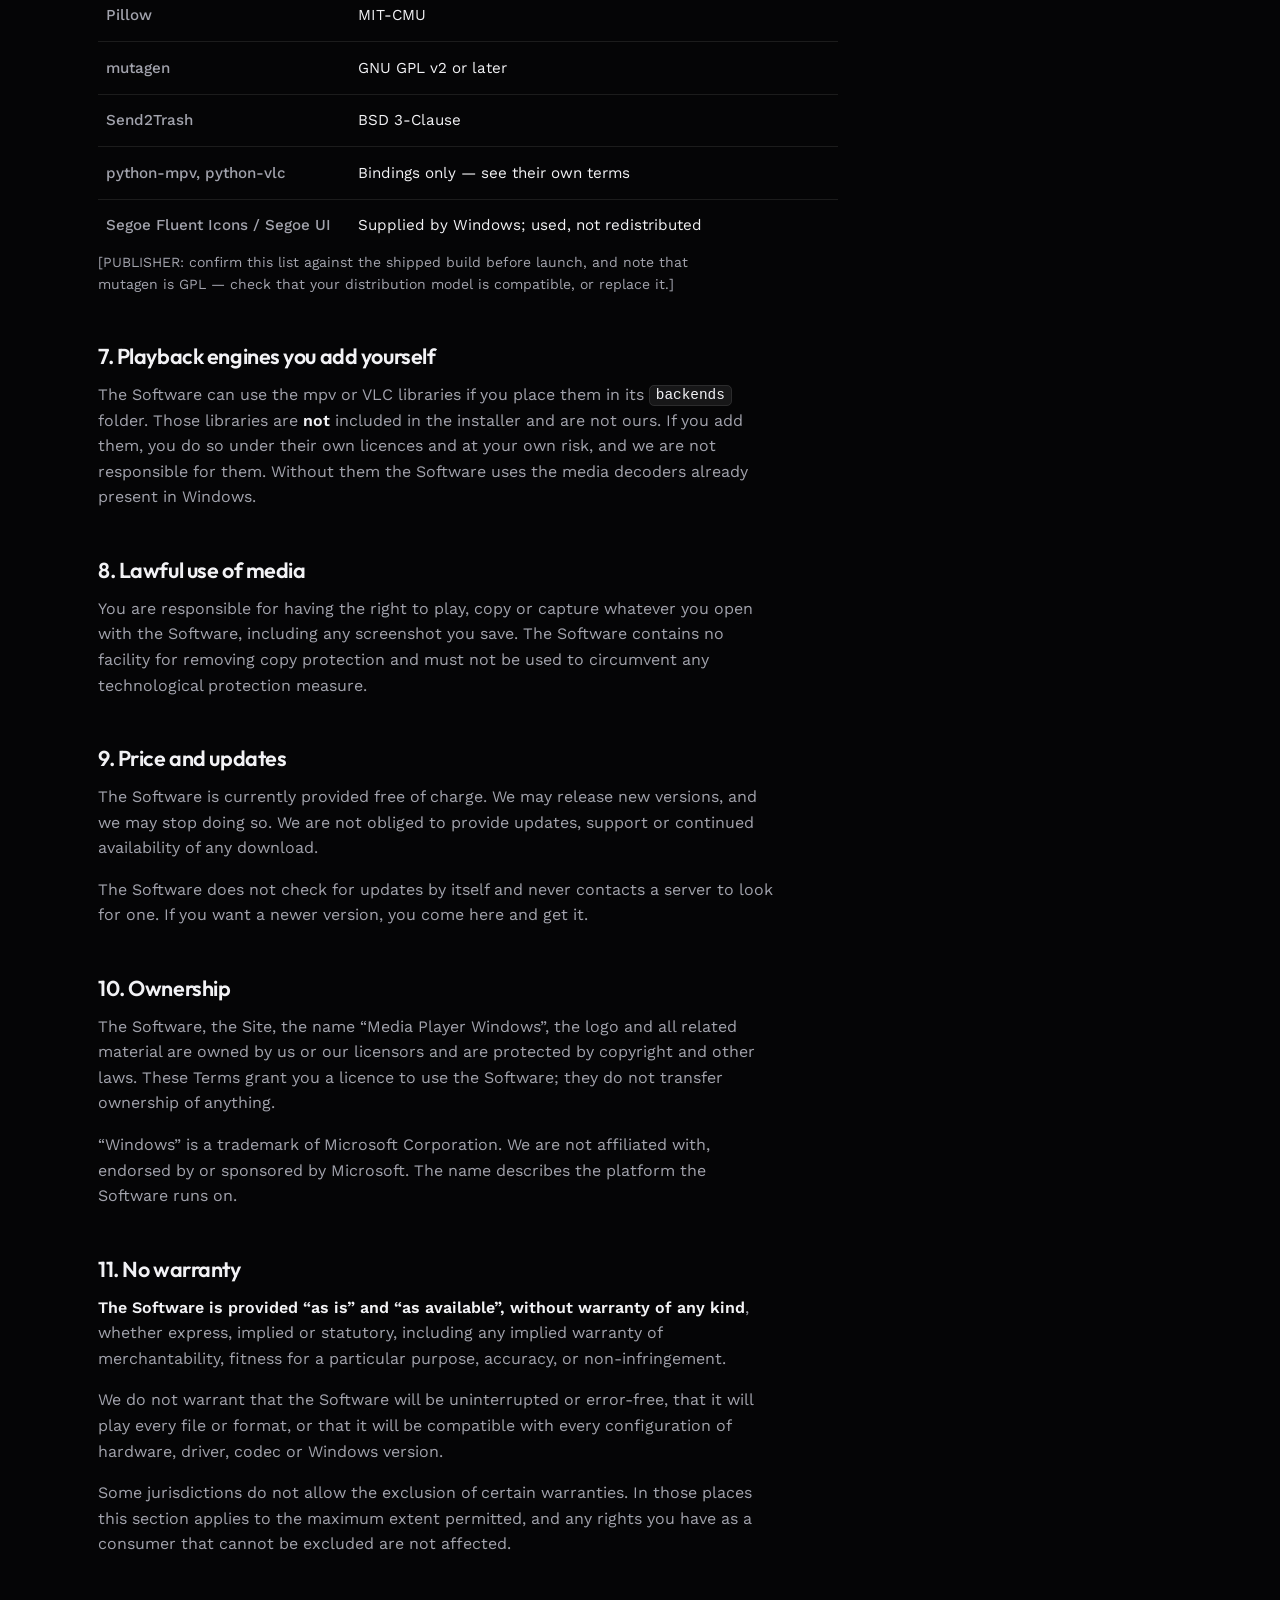
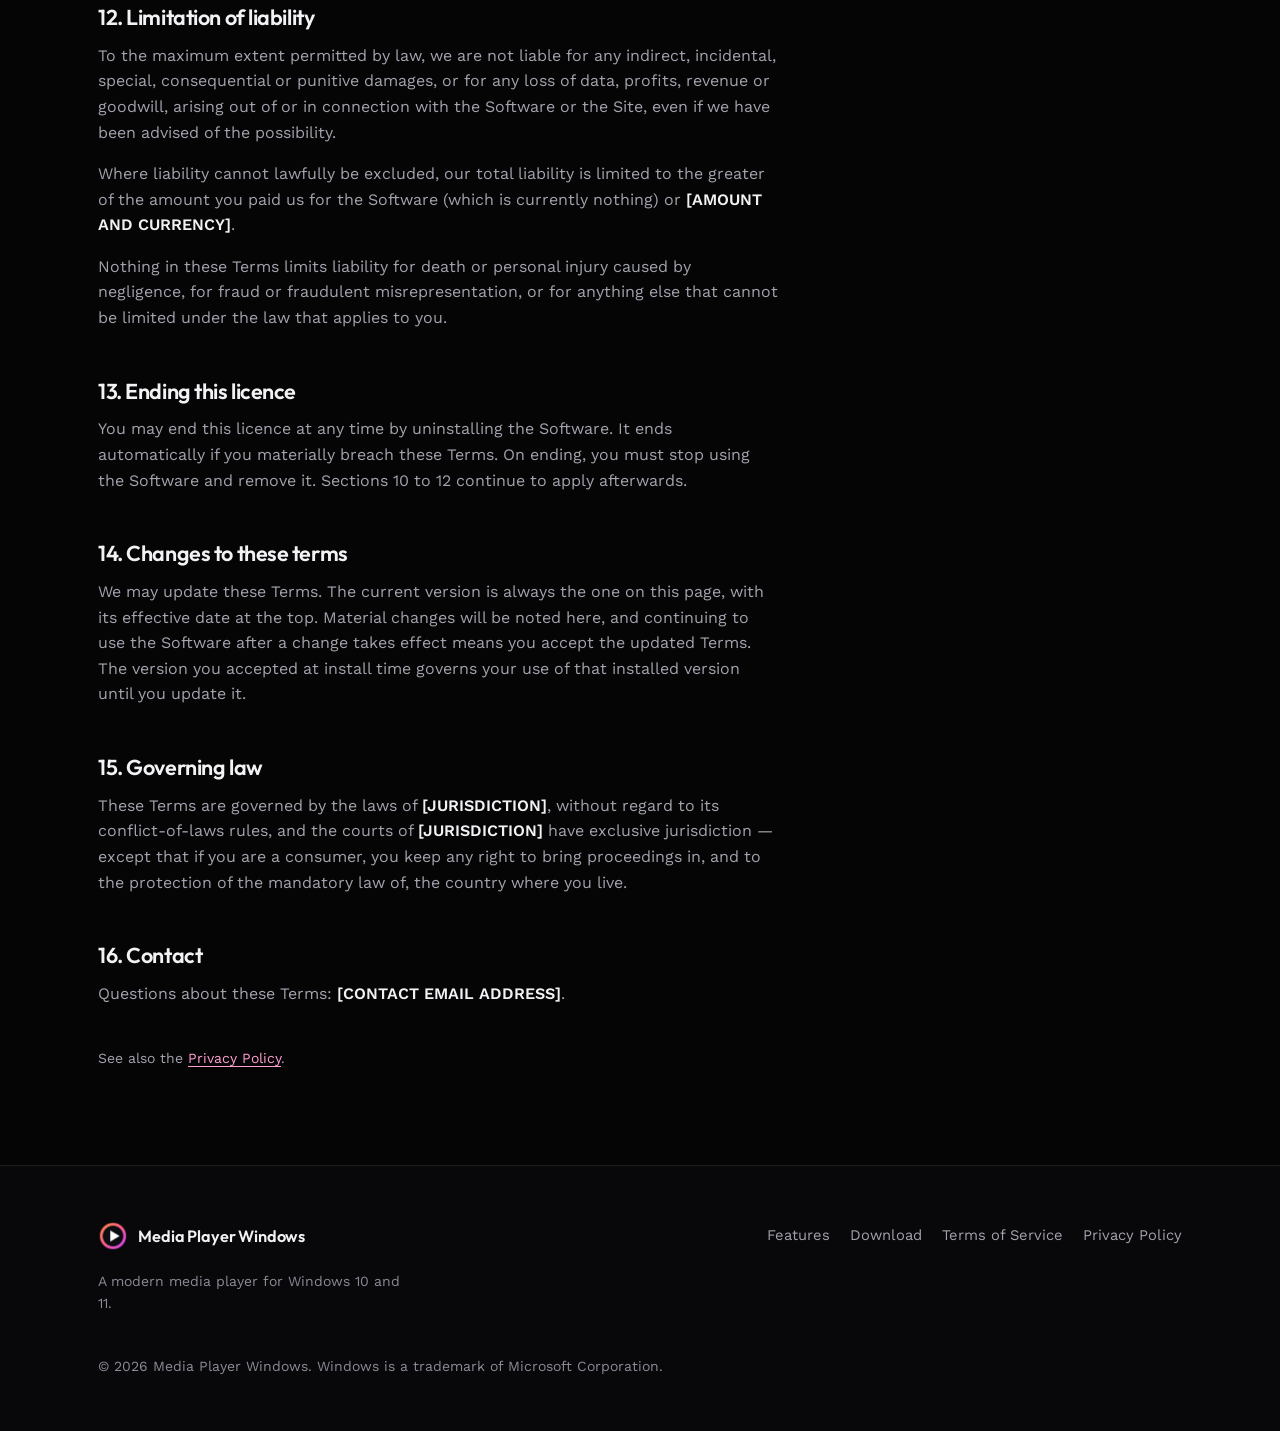
<file: terms.html>
<!DOCTYPE html>
<html lang="en">
<head>
<meta charset="utf-8">
<meta name="viewport" content="width=device-width, initial-scale=1">
<title>Terms of Service — Media Player Windows</title>
<meta name="description" content="The terms that govern your use of the Media Player Windows application and this website.">
<link rel="canonical" href="https://mediaplayerwindows.com/terms">
<meta name="robots" content="index,follow">
<meta name="theme-color" content="#050506">
<link rel="icon" href="/assets/favicon.ico" sizes="any">
<link rel="icon" href="/assets/logo-96.png" type="image/png">
<link rel="apple-touch-icon" href="/assets/apple-touch-icon.png">
<link rel="preconnect" href="https://fonts.googleapis.com">
<link rel="preconnect" href="https://fonts.gstatic.com" crossorigin>
<link rel="stylesheet" href="/styles.css">
</head>
<body>
<a class="skip-link" href="#main">Skip to content</a>

<header class="site-header">
  <div class="shell">
    <a class="brand" href="/">
      <img src="/assets/logo-96.png" alt="" width="30" height="30">
      <span>Media Player Windows</span>
    </a>
    <nav class="site-nav" aria-label="Main">
      <a class="hide-sm" href="/#features">Features</a>
      <a href="/privacy">Privacy</a>
      <a href="/#download">Download</a>
    </nav>
  </div>
</header>

<main id="main" class="legal">
  <div class="shell">

    <div class="legal-head">
      <h1 style="font-size:clamp(2rem,4.5vw,2.9rem)">Terms of Service</h1>
      <p class="muted" style="margin:0">
        Effective date: <strong>[EFFECTIVE DATE]</strong> · Applies to
        Media Player Windows version 0.1.0 and later
      </p>
    </div>

    <div class="legal-body">

      <!-- ==================================================================
           REMOVE THIS BLOCK BEFORE THE SITE GOES LIVE.
           Everything in square brackets below must be filled in first.
           =================================================================== -->
      <div class="notice" id="publisher-todo">
        <p><strong>Note for the publisher — delete this box before launch.</strong></p>
        <p class="small" style="margin-bottom:.5rem">
          The substance below describes what the software actually does and is
          accurate for version 0.1.0. The legal wording is a starting point and
          has <em>not</em> been reviewed by a lawyer. Before publishing:
        </p>
        <ul class="small" style="margin-bottom:0">
          <li>Fill in every <code>[BRACKETED]</code> value: legal entity name, address, jurisdiction, contact address, effective date.</li>
          <li>Decide the redistribution position in section 3 — the application ships as readable Python source, so a clause pretending otherwise would not survive contact with a user.</li>
          <li>Have the result reviewed against the law of each market you sell or distribute into, including consumer-protection rules that may override the warranty and liability sections.</li>
        </ul>
      </div>

      <nav class="toc" aria-label="On this page">
        <h2>On this page</h2>
        <ol>
          <li><a href="#s1">Who these terms are between</a></li>
          <li><a href="#s2">Licence to use the software</a></li>
          <li><a href="#s3">What you may not do</a></li>
          <li><a href="#s4">Your files and your content</a></li>
          <li><a href="#s5">What the software does to your computer</a></li>
          <li><a href="#s6">Third-party components</a></li>
          <li><a href="#s7">Playback engines you add yourself</a></li>
          <li><a href="#s8">Lawful use of media</a></li>
          <li><a href="#s9">Price and updates</a></li>
          <li><a href="#s10">Ownership</a></li>
          <li><a href="#s11">No warranty</a></li>
          <li><a href="#s12">Limitation of liability</a></li>
          <li><a href="#s13">Ending this licence</a></li>
          <li><a href="#s14">Changes to these terms</a></li>
          <li><a href="#s15">Governing law</a></li>
          <li><a href="#s16">Contact</a></li>
        </ol>
      </nav>

      <h2 id="s1">1. Who these terms are between</h2>
      <p>
        These Terms of Service (the “Terms”) are an agreement between you and
        <strong>[LEGAL ENTITY NAME]</strong>, <strong>[REGISTERED ADDRESS]</strong>
        (“we”, “us”), the publisher of the Media Player Windows application (the
        “Software”) and of the website at mediaplayerwindows.com (the “Site”).
      </p>
      <p>
        By installing or using the Software, or by using the Site, you agree to
        these Terms. If you do not agree, do not install the Software. The
        installer asks you to accept these Terms before it copies any files, and
        you can stop at that point without anything being written to your
        computer.
      </p>
      <p>
        If you are installing the Software for an organisation, you confirm that
        you are authorised to accept these Terms on its behalf.
      </p>

      <h2 id="s2">2. Licence to use the software</h2>
      <p>
        We grant you a personal, non-exclusive, non-transferable, revocable
        licence to install and use the Software on computers you own or control,
        for your own purposes, personal or business, free of charge.
      </p>
      <p>
        You may install it on more than one computer. You may copy the
        installation folder to removable media and run it in portable mode.
      </p>

      <h2 id="s3">3. What you may not do</h2>
      <p>Unless applicable law gives you the right regardless, you may not:</p>
      <ul>
        <li>sell, rent, sublicense or redistribute the Software, or include it in another product or bundle, without our written permission;</li>
        <li>remove or alter any copyright, trademark or attribution notice in it;</li>
        <li>present a modified copy as the official version, or use our name, logo or the domain mediaplayerwindows.com in a way that suggests we endorse or supplied something we did not;</li>
        <li>use the Software to infringe anyone's rights, or to break any law that applies to you.</li>
      </ul>
      <div class="notice">
        <p class="small" style="margin:0">
          The Software is distributed as readable Python source with a bundled
          interpreter. You can therefore read it, and you may modify your own
          copy for your own use. That is a deliberate property of how it is
          shipped, not an oversight. The restrictions above are about
          <em>redistribution and misrepresentation</em>, not about looking at
          the code.
        </p>
      </div>

      <h2 id="s4">4. Your files and your content</h2>
      <p>
        The Software plays media that is already on your computer or that you
        point it at. We do not obtain any right to that material. We never
        receive it: it is not uploaded, transmitted or copied off your machine by
        the Software. See the <a href="/privacy">Privacy Policy</a> for the full
        picture.
      </p>
      <p>
        Your settings, media library index, watch history, bookmarks and
        screenshots are stored on your own computer, in your own user profile,
        and remain yours.
      </p>

      <h2 id="s5">5. What the software does to your computer</h2>
      <p>
        So that nothing here is a surprise, this is the complete list of changes
        the Software and its installer make. The installer states the same list
        before you accept it.
      </p>
      <ul>
        <li>Installs its files into your user profile at
          <code>%LOCALAPPDATA%\Programs\Media Player Windows</code>. It never
          requests administrator rights and makes no machine-wide changes.</li>
        <li>Creates a Start menu shortcut.</li>
        <li><strong>It does not start with Windows.</strong> Nothing is written
          to your Startup folder or to a <code>Run</code> registry key, and no
          service or scheduled task is created. The Software runs when you open
          it and not before.</li>
        <li>Optionally, and only if you tick the boxes on the last page of the
          installer: a desktop shortcut, and adding the Software to the
          <em>Open with</em> list for media file types. Neither is required.</li>
        <li>Writes settings, the library index and history to
          <code>%LOCALAPPDATA%\MediaPlayerWindows</code>.</li>
      </ul>
      <p>
        Uninstalling removes all of the above. You are asked separately whether
        to delete your settings, library and history, and the answer defaults to
        keeping them.
      </p>

      <h2 id="s6">6. Third-party components</h2>
      <p>
        The Software includes third-party components, each under its own licence.
        Those licences govern those components, and nothing in these Terms
        restricts rights they grant you.
      </p>
      <div class="table-wrap">
        <table class="specs">
          <thead>
            <tr><th scope="col">Component</th><td><strong>Licence</strong></td></tr>
          </thead>
          <tbody>
            <tr><th scope="row">Python 3.10 (bundled runtime)</th><td>Python Software Foundation License</td></tr>
            <tr><th scope="row">wxPython / wxWidgets</th><td>wxWindows Library Licence</td></tr>
            <tr><th scope="row">Pillow</th><td>MIT-CMU</td></tr>
            <tr><th scope="row">mutagen</th><td>GNU GPL v2 or later</td></tr>
            <tr><th scope="row">Send2Trash</th><td>BSD 3-Clause</td></tr>
            <tr><th scope="row">python-mpv, python-vlc</th><td>Bindings only — see their own terms</td></tr>
            <tr><th scope="row">Segoe Fluent Icons / Segoe UI</th><td>Supplied by Windows; used, not redistributed</td></tr>
          </tbody>
        </table>
      </div>
      <p class="small muted">
        [PUBLISHER: confirm this list against the shipped build before launch,
        and note that mutagen is GPL — check that your distribution model is
        compatible, or replace it.]
      </p>

      <h2 id="s7">7. Playback engines you add yourself</h2>
      <p>
        The Software can use the mpv or VLC libraries if you place them in its
        <code>backends</code> folder. Those libraries are <strong>not</strong>
        included in the installer and are not ours. If you add them, you do so
        under their own licences and at your own risk, and we are not
        responsible for them. Without them the Software uses the media decoders
        already present in Windows.
      </p>

      <h2 id="s8">8. Lawful use of media</h2>
      <p>
        You are responsible for having the right to play, copy or capture
        whatever you open with the Software, including any screenshot you save.
        The Software contains no facility for removing copy protection and must
        not be used to circumvent any technological protection measure.
      </p>

      <h2 id="s9">9. Price and updates</h2>
      <p>
        The Software is currently provided free of charge. We may release new
        versions, and we may stop doing so. We are not obliged to provide
        updates, support or continued availability of any download.
      </p>
      <p>
        The Software does not check for updates by itself and never contacts a
        server to look for one. If you want a newer version, you come here and
        get it.
      </p>

      <h2 id="s10">10. Ownership</h2>
      <p>
        The Software, the Site, the name “Media Player Windows”, the logo and all
        related material are owned by us or our licensors and are protected by
        copyright and other laws. These Terms grant you a licence to use the
        Software; they do not transfer ownership of anything.
      </p>
      <p>
        “Windows” is a trademark of Microsoft Corporation. We are not affiliated
        with, endorsed by or sponsored by Microsoft. The name describes the
        platform the Software runs on.
      </p>

      <h2 id="s11">11. No warranty</h2>
      <p>
        <strong>The Software is provided “as is” and “as available”, without
        warranty of any kind</strong>, whether express, implied or statutory,
        including any implied warranty of merchantability, fitness for a
        particular purpose, accuracy, or non-infringement.
      </p>
      <p>
        We do not warrant that the Software will be uninterrupted or error-free,
        that it will play every file or format, or that it will be compatible
        with every configuration of hardware, driver, codec or Windows version.
      </p>
      <p>
        Some jurisdictions do not allow the exclusion of certain warranties. In
        those places this section applies to the maximum extent permitted, and
        any rights you have as a consumer that cannot be excluded are not
        affected.
      </p>

      <h2 id="s12">12. Limitation of liability</h2>
      <p>
        To the maximum extent permitted by law, we are not liable for any
        indirect, incidental, special, consequential or punitive damages, or for
        any loss of data, profits, revenue or goodwill, arising out of or in
        connection with the Software or the Site, even if we have been advised of
        the possibility.
      </p>
      <p>
        Where liability cannot lawfully be excluded, our total liability is
        limited to the greater of the amount you paid us for the Software (which
        is currently nothing) or <strong>[AMOUNT AND CURRENCY]</strong>.
      </p>
      <p>
        Nothing in these Terms limits liability for death or personal injury
        caused by negligence, for fraud or fraudulent misrepresentation, or for
        anything else that cannot be limited under the law that applies to you.
      </p>

      <h2 id="s13">13. Ending this licence</h2>
      <p>
        You may end this licence at any time by uninstalling the Software. It
        ends automatically if you materially breach these Terms. On ending, you
        must stop using the Software and remove it. Sections 10 to 12 continue to
        apply afterwards.
      </p>

      <h2 id="s14">14. Changes to these terms</h2>
      <p>
        We may update these Terms. The current version is always the one on this
        page, with its effective date at the top. Material changes will be noted
        here, and continuing to use the Software after a change takes effect
        means you accept the updated Terms. The version you accepted at install
        time governs your use of that installed version until you update it.
      </p>

      <h2 id="s15">15. Governing law</h2>
      <p>
        These Terms are governed by the laws of
        <strong>[JURISDICTION]</strong>, without regard to its conflict-of-laws
        rules, and the courts of <strong>[JURISDICTION]</strong> have exclusive
        jurisdiction — except that if you are a consumer, you keep any right to
        bring proceedings in, and to the protection of the mandatory law of, the
        country where you live.
      </p>

      <h2 id="s16">16. Contact</h2>
      <p>
        Questions about these Terms: <strong>[CONTACT EMAIL ADDRESS]</strong>.
      </p>
      <p class="small muted" style="margin-top:2.5rem">
        See also the <a href="/privacy">Privacy Policy</a>.
      </p>

    </div>
  </div>
</main>

<footer class="site-footer">
  <div class="shell footer-grid">
    <div>
      <a class="brand" href="/" style="margin-bottom:.75rem">
        <img src="/assets/logo-96.png" alt="" width="30" height="30">
        <span>Media Player Windows</span>
      </a>
      <p class="small muted" style="max-width:34ch;margin:0">
        A modern media player for Windows 10 and 11.
      </p>
    </div>
    <nav class="footer-links" aria-label="Footer">
      <a href="/#features">Features</a>
      <a href="/#download">Download</a>
      <a href="/terms">Terms of Service</a>
      <a href="/privacy">Privacy Policy</a>
    </nav>
  </div>
  <div class="shell" style="margin-top:2.5rem">
    <p class="small" style="margin:0">© 2026 Media Player Windows. Windows is a trademark of Microsoft Corporation.</p>
  </div>
</footer>

</body>
</html>
</file>
<file: styles.css>
/* ==========================================================================
   Media Player Windows — mediaplayerwindows.com

   Design system from the ui-ux-pro-max skill, for product type
   "Video Streaming/OTT": Dark Mode (OLED) + Motion-Driven, pattern
   Hero-Centric + Feature-Rich, palette "Dark bg + Brand accent".

   Tokens follow the skill's "Modern Dark (Cinema)" style, including its two
   sharpest notes: no pure #000000 (it smears on OLED) and a single easing
   curve, cubic-bezier(0.16, 1, 0.3, 1).

   The brand gradient is not from the skill's palette table — those are all for
   other industries ("academic navy + gold"). It was measured out of the
   shipped application icon so the site and the product match: magenta #D848D0
   → pink #F050A0 → coral #F87858.
   ========================================================================== */

@import url('https://fonts.googleapis.com/css2?family=Outfit:wght@400;500;600;700&family=Work+Sans:wght@400;500;600&display=swap');

:root {
  /* surfaces — deliberately not #000 */
  --bg-deep: #050506;
  --bg-base: #08080b;
  --bg-elevated: #0e0e12;
  --surface: rgba(255, 255, 255, 0.045);
  --surface-strong: rgba(255, 255, 255, 0.07);
  --border: rgba(255, 255, 255, 0.09);
  --border-strong: rgba(255, 255, 255, 0.16);

  /* text */
  --fg: #f2f2f5;
  --fg-muted: #a2a3ad;
  /* #74757f was the first choice and measured 4.46:1 on --bg-deep and 4.38:1
     on --bg-base — under 4.5 by a hair, and this token is used for the small
     print, which is exactly where it matters. Lifted until both clear. */
  --fg-faint: #8a8b95;

  /* brand, measured from assets/mediaplayer.ico */
  --brand-1: #d848d0;
  --brand-2: #f050a0;
  --brand-3: #f87858;
  --brand-gradient: linear-gradient(100deg, var(--brand-1), var(--brand-2) 52%, var(--brand-3));
  /* Lifted for text use: the raw pink is under 4.5:1 on this background. */
  --brand-text: #ff9fd0;
  --brand-glow: rgba(240, 80, 160, 0.28);

  --radius: 16px;
  --radius-sm: 10px;
  --radius-lg: 24px;

  --ease: cubic-bezier(0.16, 1, 0.3, 1);
  --dur: 220ms;

  --font-display: 'Outfit', 'Segoe UI', system-ui, sans-serif;
  --font-body: 'Work Sans', 'Segoe UI', system-ui, sans-serif;

  --measure: 68ch;
  --gutter: clamp(1.25rem, 4vw, 3rem);
  --shell: 1180px;
}

*,
*::before,
*::after { box-sizing: border-box; }

html {
  scroll-behavior: smooth;
  -webkit-text-size-adjust: 100%;
}

body {
  margin: 0;
  background: var(--bg-deep);
  color: var(--fg);
  font-family: var(--font-body);
  font-size: 1rem;
  line-height: 1.6;
  overflow-x: hidden;              /* never a horizontal scrollbar */
  -webkit-font-smoothing: antialiased;
}

h1, h2, h3, h4 {
  font-family: var(--font-display);
  line-height: 1.15;
  letter-spacing: -0.02em;
  margin: 0 0 0.6em;
  font-weight: 600;
}

h1 { font-size: clamp(2.35rem, 6vw, 4rem); font-weight: 700; }
h2 { font-size: clamp(1.7rem, 3.6vw, 2.6rem); }
h3 { font-size: 1.15rem; }

p { margin: 0 0 1rem; max-width: var(--measure); }

a {
  color: var(--brand-text);
  text-decoration-thickness: 1px;
  text-underline-offset: 3px;
  transition: color var(--dur) var(--ease);
}
a:hover { color: #ffc4e2; }

img { max-width: 100%; height: auto; display: block; }

:focus-visible {
  outline: 2px solid var(--brand-text);
  outline-offset: 3px;
  border-radius: 4px;
}

.shell {
  width: 100%;
  max-width: var(--shell);
  margin-inline: auto;
  padding-inline: var(--gutter);
}

.muted { color: var(--fg-muted); }
.small { font-size: 0.875rem; }

/* ---------------------------------------------------------------- header -- */

.site-header {
  position: sticky;
  top: 0;
  z-index: 50;
  background: rgba(5, 5, 6, 0.78);
  backdrop-filter: blur(14px);
  border-bottom: 1px solid var(--border);
}

.site-header .shell {
  display: flex;
  align-items: center;
  gap: 1rem;
  min-height: 68px;
}

.brand {
  display: inline-flex;
  align-items: center;
  gap: 0.65rem;
  min-height: 44px;                 /* it is a link, so it is a touch target */
  font-family: var(--font-display);
  font-weight: 600;
  font-size: 1.02rem;
  color: var(--fg);
  text-decoration: none;
  letter-spacing: -0.01em;
}
.brand img { width: 30px; height: 30px; }

.site-nav {
  margin-left: auto;
  display: flex;
  align-items: center;
  gap: 0.35rem;
}
.site-nav a {
  color: var(--fg-muted);
  text-decoration: none;
  font-size: 0.94rem;
  padding: 0.6rem 0.8rem;           /* ≥44px tall touch target */
  min-height: 44px;
  display: inline-flex;
  align-items: center;
  border-radius: var(--radius-sm);
  transition: color var(--dur) var(--ease), background var(--dur) var(--ease);
}
.site-nav a:hover { color: var(--fg); background: var(--surface); }

@media (max-width: 640px) {
  .site-nav a.hide-sm { display: none; }
}

/* --------------------------------------------------------------- buttons -- */

.btn {
  display: inline-flex;
  align-items: center;
  justify-content: center;
  gap: 0.55rem;
  min-height: 48px;
  padding: 0.85rem 1.5rem;
  border: 1px solid transparent;
  border-radius: var(--radius);
  font-family: var(--font-display);
  font-size: 1rem;
  font-weight: 600;
  cursor: pointer;
  text-decoration: none;
  transition: transform var(--dur) var(--ease), box-shadow var(--dur) var(--ease),
              background var(--dur) var(--ease), border-color var(--dur) var(--ease);
}

.btn-primary {
  background: var(--brand-gradient);
  color: #14040e;                   /* dark on the bright gradient: 4.5:1+ */
  box-shadow: 0 10px 34px -12px var(--brand-glow);
}
.btn-primary:hover {
  transform: translateY(-2px);
  box-shadow: 0 16px 42px -12px var(--brand-glow);
}
.btn-primary:active { transform: translateY(0); }

.btn-ghost {
  background: var(--surface);
  border-color: var(--border-strong);
  color: var(--fg);
}
.btn-ghost:hover { background: var(--surface-strong); }

.btn svg { width: 20px; height: 20px; flex: none; }

/* ------------------------------------------------------------------ hero -- */

.hero {
  position: relative;
  padding: clamp(3.5rem, 9vw, 7rem) 0 clamp(3rem, 7vw, 5.5rem);
  overflow: hidden;
}

/* Two slow ambient blobs, the skill's motion note for this style. Purely
   decorative, so aria-hidden and switched off under reduced motion. */
.blob {
  position: absolute;
  border-radius: 50%;
  filter: blur(70px);
  opacity: 0.16;
  pointer-events: none;
  z-index: 0;
}
.blob-1 {
  width: 46vw; height: 46vw; max-width: 620px; max-height: 620px;
  top: -14vw; left: -10vw;
  background: var(--brand-1);
  animation: drift-a 20s var(--ease) infinite alternate;
}
.blob-2 {
  width: 38vw; height: 38vw; max-width: 520px; max-height: 520px;
  top: 4vw; right: -12vw;
  background: var(--brand-3);
  animation: drift-b 26s var(--ease) infinite alternate;
}

@keyframes drift-a {
  from { transform: translate3d(0, 0, 0) scale(1); }
  to   { transform: translate3d(5%, 7%, 0) scale(1.1); }
}
@keyframes drift-b {
  from { transform: translate3d(0, 0, 0) scale(1.05); }
  to   { transform: translate3d(-6%, 5%, 0) scale(0.95); }
}

.hero .shell { position: relative; z-index: 1; }

.eyebrow {
  display: inline-flex;
  align-items: center;
  gap: 0.5rem;
  padding: 0.4rem 0.85rem;
  margin-bottom: 1.4rem;
  border: 1px solid var(--border-strong);
  border-radius: 999px;
  background: var(--surface);
  font-size: 0.82rem;
  color: var(--fg-muted);
  letter-spacing: 0.01em;
}
.eyebrow .dot {
  width: 7px; height: 7px; border-radius: 50%;
  background: var(--brand-2);
  box-shadow: 0 0 10px var(--brand-2);
}

.hero h1 { max-width: 20ch; }
.hero h1 .grad {
  background: var(--brand-gradient);
  -webkit-background-clip: text;
  background-clip: text;
  color: transparent;
}

.hero-lede {
  font-size: clamp(1.05rem, 2vw, 1.25rem);
  color: var(--fg-muted);
  max-width: 56ch;
  margin-bottom: 2rem;
}

.cta-row {
  display: flex;
  flex-wrap: wrap;
  gap: 0.85rem;
  align-items: center;
  margin-bottom: 0.9rem;
}

.cta-meta { color: var(--fg-faint); font-size: 0.875rem; }
.cta-meta strong { color: var(--fg-muted); font-weight: 500; }

/* -------------------------------------------------------------- shotframe -- */

.shot {
  margin-top: clamp(2.5rem, 6vw, 4rem);
  border: 1px solid var(--border);
  border-radius: var(--radius-lg);
  background: var(--bg-elevated);
  padding: 8px;
  box-shadow: 0 50px 110px -50px rgba(240, 80, 160, 0.35),
              0 2px 0 0 rgba(255, 255, 255, 0.05) inset;
}
.shot img { border-radius: calc(var(--radius-lg) - 8px); }
.shot figcaption {
  margin-top: 0.9rem;
  padding: 0 0.4rem 0.2rem;
  color: var(--fg-faint);
  font-size: 0.85rem;
}

/* -------------------------------------------------------------- sections -- */

section { padding: clamp(3.5rem, 8vw, 6rem) 0; }        /* 48px+ gaps */
section + section { border-top: 1px solid var(--border); }

.section-head { margin-bottom: clamp(2rem, 4vw, 3rem); }
.section-head p { color: var(--fg-muted); }

.grid {
  display: grid;
  gap: 1rem;
  grid-template-columns: repeat(auto-fit, minmax(min(100%, 270px), 1fr));
}

.card {
  background: var(--surface);
  border: 1px solid var(--border);
  border-radius: var(--radius);
  padding: 1.5rem;
  transition: border-color var(--dur) var(--ease), background var(--dur) var(--ease),
              transform var(--dur) var(--ease);
}
.card:hover {
  border-color: var(--border-strong);
  background: var(--surface-strong);
  transform: translateY(-3px);
}
.card h3 { margin-bottom: 0.45rem; }
.card p { color: var(--fg-muted); margin: 0; font-size: 0.95rem; }

.card .ico {
  width: 40px; height: 40px;
  display: grid; place-items: center;
  margin-bottom: 1rem;
  border-radius: var(--radius-sm);
  background: rgba(240, 80, 160, 0.13);
  border: 1px solid rgba(240, 80, 160, 0.22);
}
.card .ico svg { width: 21px; height: 21px; stroke: var(--brand-text); }

/* engines */
.engines { display: grid; gap: 1rem; grid-template-columns: repeat(auto-fit, minmax(min(100%, 240px), 1fr)); }
.engine {
  border: 1px solid var(--border);
  border-radius: var(--radius);
  padding: 1.35rem;
  background: var(--surface);
}
.engine h3 { display: flex; align-items: baseline; gap: 0.5rem; margin-bottom: 0.5rem; }
.engine .tag {
  font-family: var(--font-body);
  font-size: 0.7rem;
  font-weight: 600;
  letter-spacing: 0.06em;
  text-transform: uppercase;
  padding: 0.2rem 0.5rem;
  border-radius: 999px;
  border: 1px solid var(--border-strong);
  color: var(--fg-muted);
}
.engine .tag.on { color: #14040e; background: var(--brand-gradient); border-color: transparent; }
.engine p { font-size: 0.92rem; color: var(--fg-muted); margin: 0; }

/* formats */
.chips { display: flex; flex-wrap: wrap; gap: 0.45rem; }
.chip {
  font-size: 0.82rem;
  font-family: var(--font-body);
  padding: 0.35rem 0.7rem;
  border-radius: 999px;
  background: var(--surface);
  border: 1px solid var(--border);
  color: var(--fg-muted);
}

/* spec table */
.specs { width: 100%; border-collapse: collapse; font-size: 0.95rem; }
.specs th, .specs td {
  text-align: left;
  padding: 0.85rem 0.5rem;
  border-bottom: 1px solid var(--border);
  vertical-align: top;
}
.specs th { width: 34%; color: var(--fg-muted); font-weight: 500; }
.specs tr:last-child th, .specs tr:last-child td { border-bottom: 0; }
.table-wrap { overflow-x: auto; }

/* privacy callout */
.callout {
  border: 1px solid rgba(240, 80, 160, 0.25);
  background: linear-gradient(180deg, rgba(240, 80, 160, 0.07), rgba(240, 80, 160, 0));
  border-radius: var(--radius-lg);
  padding: clamp(1.5rem, 4vw, 2.5rem);
}
.callout ul { margin: 0; padding-left: 1.15rem; color: var(--fg-muted); }
.callout li { margin-bottom: 0.5rem; }
.callout li::marker { color: var(--brand-2); }

/* download strip */
.download {
  text-align: center;
}
.download .shell > * { margin-inline: auto; }
.download .cta-row { justify-content: center; }
.download p { max-width: 52ch; }

/* ---------------------------------------------------------------- footer -- */

.site-footer {
  border-top: 1px solid var(--border);
  padding: 3rem 0 3.5rem;
  background: var(--bg-base);
}
.footer-grid {
  display: flex;
  flex-wrap: wrap;
  gap: 2rem 3rem;
  align-items: flex-start;
  justify-content: space-between;
}
.footer-links { display: flex; flex-wrap: wrap; gap: 0.25rem 1.25rem; }
.footer-links a {
  color: var(--fg-muted);
  text-decoration: none;
  font-size: 0.92rem;
  min-height: 44px;
  display: inline-flex;
  align-items: center;
}
.footer-links a:hover { color: var(--fg); text-decoration: underline; }
.site-footer .small { color: var(--fg-faint); }

/* ------------------------------------------------------------ legal pages -- */

.legal { padding: clamp(2.5rem, 6vw, 4rem) 0 clamp(3rem, 7vw, 5rem); }
.legal-head { border-bottom: 1px solid var(--border); padding-bottom: 1.5rem; margin-bottom: 2.5rem; }
.legal-body { max-width: 74ch; }
.legal-body h2 {
  font-size: 1.35rem;
  margin-top: 2.75rem;
  padding-top: 0.25rem;
  scroll-margin-top: 90px;
}
.legal-body h2:first-child { margin-top: 0; }
.legal-body h3 { font-size: 1.05rem; margin-top: 1.75rem; }
.legal-body ul, .legal-body ol { color: var(--fg-muted); padding-left: 1.2rem; }
.legal-body li { margin-bottom: 0.5rem; }
.legal-body li::marker { color: var(--brand-2); }
.legal-body p { color: var(--fg-muted); }
.legal-body strong { color: var(--fg); font-weight: 600; }
.legal-body code {
  font-family: ui-monospace, 'Cascadia Code', Consolas, monospace;
  font-size: 0.9em;
  background: var(--surface-strong);
  border: 1px solid var(--border);
  border-radius: 5px;
  padding: 0.1em 0.4em;
  color: var(--fg);
  word-break: break-word;
}

.toc {
  background: var(--surface);
  border: 1px solid var(--border);
  border-radius: var(--radius);
  padding: 1.25rem 1.5rem;
  margin-bottom: 2.5rem;
}
.toc h2 {
  font-size: 0.78rem !important;
  text-transform: uppercase;
  letter-spacing: 0.08em;
  color: var(--fg-faint);
  margin: 0 0 0.75rem !important;
  font-family: var(--font-body);
  font-weight: 600;
}
.toc ol { margin: 0; padding-left: 1.2rem; columns: 2; column-gap: 2rem; }
@media (max-width: 640px) { .toc ol { columns: 1; } }
.toc li { margin-bottom: 0.35rem; }
.toc a { color: var(--fg-muted); text-decoration: none; }
.toc a:hover { color: var(--brand-text); text-decoration: underline; }

.notice {
  border-left: 3px solid var(--brand-2);
  background: var(--surface);
  border-radius: 0 var(--radius-sm) var(--radius-sm) 0;
  padding: 1rem 1.25rem;
  margin: 1.5rem 0;
}
.notice p:last-child { margin-bottom: 0; }

.skip-link {
  position: absolute;
  left: -9999px;
  top: 0;
  padding: 0.75rem 1.25rem;
  background: var(--bg-elevated);
  border: 1px solid var(--border-strong);
  border-radius: 0 0 var(--radius-sm) 0;
  z-index: 100;
}
.skip-link:focus { left: 0; }

/* -------------------------------------------------------------- a11y/motion */

@media (prefers-reduced-motion: reduce) {
  html { scroll-behavior: auto; }
  *, *::before, *::after {
    animation-duration: 0.01ms !important;
    animation-iteration-count: 1 !important;
    transition-duration: 0.01ms !important;
  }
  .blob { animation: none; }
  .btn:hover, .card:hover { transform: none; }
}

@media (forced-colors: active) {
  .btn-primary { border-color: ButtonBorder; }
  .blob { display: none; }
}
</file>
